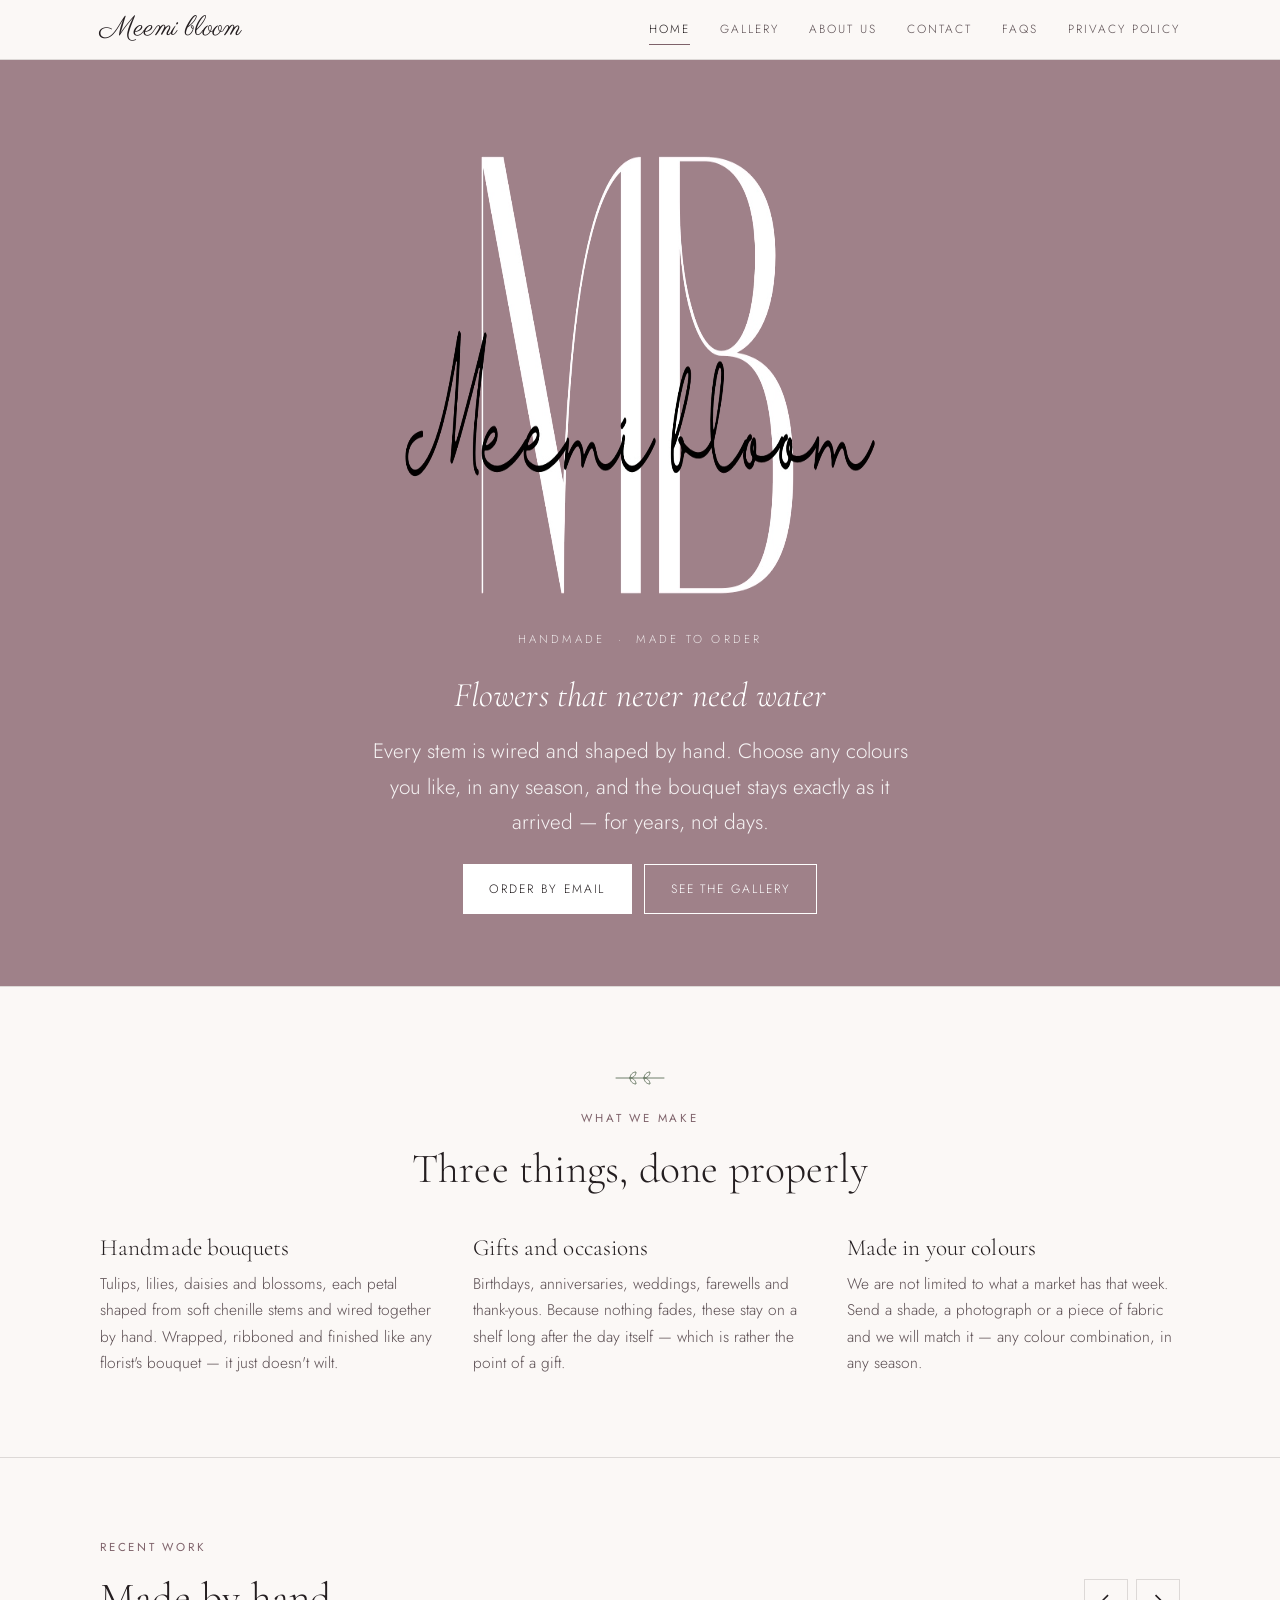
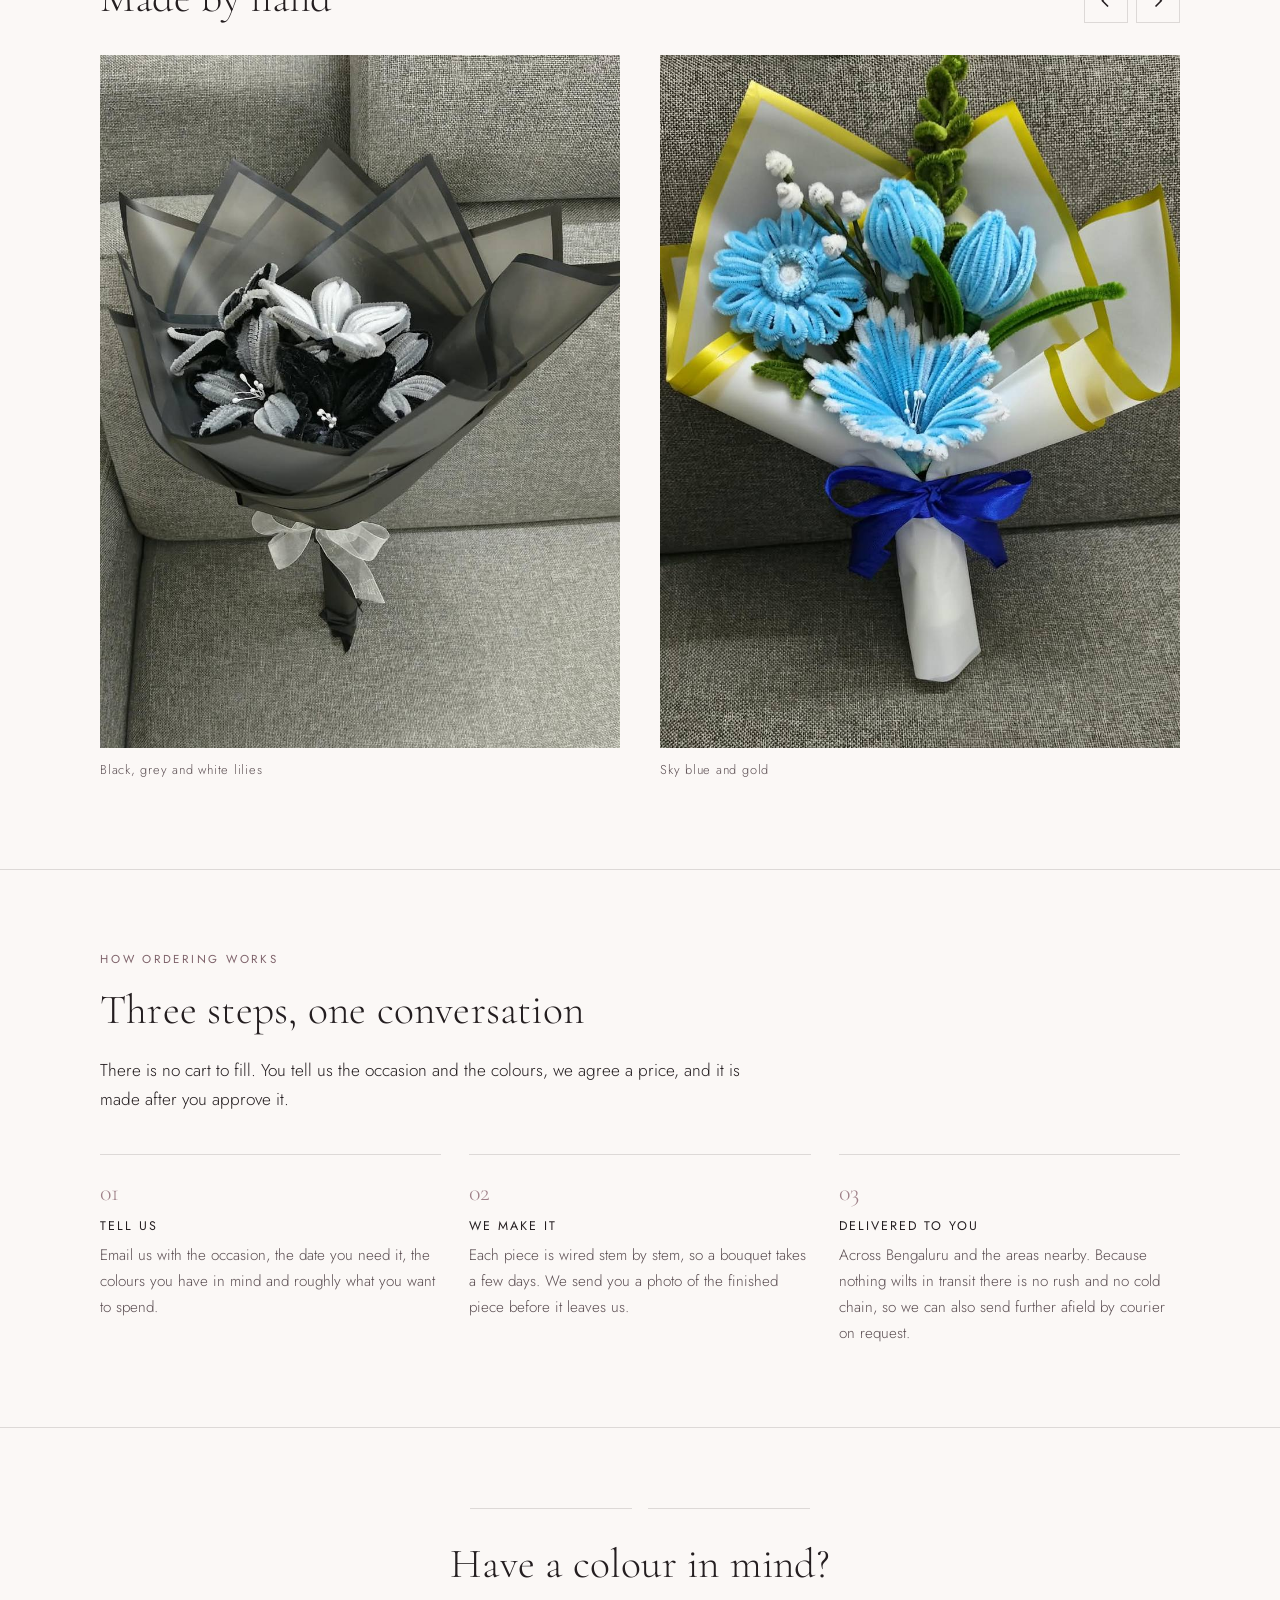
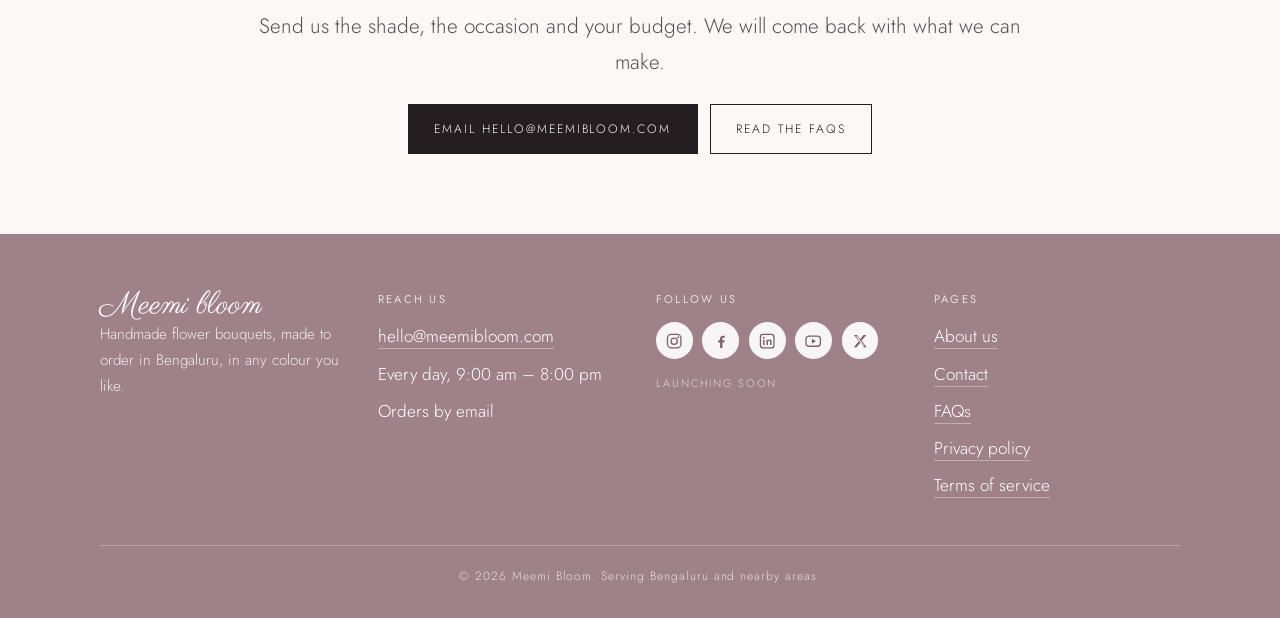
<file: index.html>
<!DOCTYPE html>
<html lang="en">
<head>
<meta charset="utf-8">
<meta name="viewport" content="width=device-width, initial-scale=1">
<title>Meemi Bloom — Handmade Flower Bouquets in Bengaluru</title>
<meta name="description" content="Handmade flower bouquets from Meemi Bloom, Bengaluru. Wired by hand from chenille stems in any colour you choose — they never wilt and last for years. Order by email at hello@meemibloom.com.">
<link rel="canonical" href="https://www.meemibloom.com/">
<meta name="robots" content="index, follow">
<meta property="og:type" content="website">
<meta property="og:site_name" content="Meemi Bloom">
<meta property="og:title" content="Meemi Bloom — Handmade Flower Bouquets in Bengaluru">
<meta property="og:description" content="Handmade flower bouquets from Meemi Bloom, Bengaluru. Wired by hand from chenille stems in any colour you choose — they never wilt and last for years. Order by email at hello@meemibloom.com.">
<meta property="og:url" content="https://www.meemibloom.com/">
<meta property="og:image" content="https://www.meemibloom.com/assets/og-image.jpg">
<meta name="twitter:card" content="summary_large_image">
<meta name="theme-color" content="#9F8189">
<link rel="icon" href="assets/favicon-32.png" sizes="32x32">
<link rel="icon" href="assets/favicon.png" sizes="512x512">
<link rel="apple-touch-icon" href="assets/apple-touch-icon.png">
<link rel="preconnect" href="https://fonts.googleapis.com">
<link rel="preconnect" href="https://fonts.gstatic.com" crossorigin>
<link href="https://fonts.googleapis.com/css2?family=Cormorant+Garamond:ital,wght@0,300;0,400;0,500;1,300&family=Jost:wght@300;400&family=Parisienne&display=swap" rel="stylesheet">
<link rel="stylesheet" href="style.css">
<script>document.documentElement.classList.add('js');</script>
<script src="photos.js"></script>
<script type="application/ld+json">{
  "@context": "https://schema.org",
  "@type": "Store",
  "@id": "https://www.meemibloom.com/#business",
  "name": "Meemi Bloom",
  "description": "Handmade flower bouquets wired by hand from chenille stems. Made to order in any colour, they never wilt and last for years. Based in Bengaluru.",
  "url": "https://www.meemibloom.com/",
  "email": "hello@meemibloom.com",
  "image": "https://www.meemibloom.com/assets/og-image.jpg",
  "logo": "https://www.meemibloom.com/assets/favicon.png",
  "priceRange": "$$",
  "address": {
    "@type": "PostalAddress",
    "addressLocality": "Bengaluru",
    "addressCountry": "IN"
  },
  "areaServed": {
    "@type": "City",
    "name": "Bengaluru"
  },
  "openingHoursSpecification": [
    {
      "@type": "OpeningHoursSpecification",
      "dayOfWeek": [
        "Monday",
        "Tuesday",
        "Wednesday",
        "Thursday",
        "Friday",
        "Saturday",
        "Sunday"
      ],
      "opens": "09:00",
      "closes": "20:00"
    }
  ],
  "makesOffer": [
    {
      "@type": "Offer",
      "itemOffered": {
        "@type": "Product",
        "name": "Handmade flower bouquets"
      }
    },
    {
      "@type": "Offer",
      "itemOffered": {
        "@type": "Product",
        "name": "Keepsake gifts for occasions"
      }
    },
    {
      "@type": "Offer",
      "itemOffered": {
        "@type": "Product",
        "name": "Custom colour bouquets"
      }
    }
  ]
}</script>
</head>
<body>
<header class="site-head">
  <div class="wrap">
    <a class="brand" href="index.html">Meemi bloom</a>
    <nav class="nav" aria-label="Main">
      <a href="index.html" aria-current="page">Home</a>
      <a href="gallery.html">Gallery</a>
      <a href="about.html">About Us</a>
      <a href="contact.html">Contact</a>
      <a href="faqs.html">FAQs</a>
      <a href="privacy.html">Privacy Policy</a>
    </nav>
  </div>
</header>
<main>

<section class="hero">
  <div class="wrap">
    <img src="assets/logo-mark.png" alt="Meemi Bloom" width="1106" height="438" fetchpriority="high">
    <p class="tag">Handmade &nbsp;·&nbsp; Made to order</p>
    <h1>Flowers that never need water</h1>
    <p class="lede">Every stem is wired and shaped by hand. Choose any colours you like, in any season, and the bouquet stays exactly as it arrived — for years, not days.</p>
    <div class="actions">
      <a class="btn btn-solid" href="mailto:hello@meemibloom.com?subject=Handmade%20bouquet%20enquiry">Order by email</a>
      <a class="btn btn-ghost" href="gallery.html">See the gallery</a>
    </div>
  </div>
</section>

<section>
  <div class="wrap center reveal">
    <svg class="sprig" width="56" height="22" viewBox="0 0 56 22" aria-hidden="true" fill="none" stroke="currentColor" stroke-width="1" stroke-linecap="round"><path d="M4 11h48"/><path d="M18 11c0-3.3 2.7-6 6-6 0 3.3-2.7 6-6 6z"/><path d="M18 11c0 3.3 2.7 6 6 6 0-3.3-2.7-6-6-6z"/><path d="M32 11c0-3.3 2.7-6 6-6 0 3.3-2.7 6-6 6z"/><path d="M32 11c0 3.3 2.7 6 6 6 0-3.3-2.7-6-6-6z"/></svg>
    <p class="eyebrow" style="margin-top:1.25rem">What we make</p>
    <h2>Three things, done properly</h2>
    <div class="cards" style="text-align:left">
      <div class="card">
        <h3>Handmade bouquets</h3>
        <p>Tulips, lilies, daisies and blossoms, each petal shaped from soft chenille stems and wired together by hand. Wrapped, ribboned and finished like any florist's bouquet — it just doesn't wilt.</p>
      </div>
      <div class="card">
        <h3>Gifts and occasions</h3>
        <p>Birthdays, anniversaries, weddings, farewells and thank-yous. Because nothing fades, these stay on a shelf long after the day itself — which is rather the point of a gift.</p>
      </div>
      <div class="card">
        <h3>Made in your colours</h3>
        <p>We are not limited to what a market has that week. Send a shade, a photograph or a piece of fabric and we will match it — any colour combination, in any season.</p>
      </div>
    </div>
  </div>
</section>

<section id="work">
  <div class="wrap reveal">
    <div class="section-head">
      <div>
        <p class="eyebrow">Recent work</p>
        <h2>Made by hand</h2>
      </div>
      <div class="carousel-nav">
        <button class="c-btn" type="button" data-carousel="latest" data-dir="-1" aria-label="Show previous photos">
          <svg viewBox="0 0 12 12" fill="none" stroke="currentColor" stroke-width="1.4" aria-hidden="true"><path d="M8 1 3 6l5 5"/></svg>
        </button>
        <button class="c-btn" type="button" data-carousel="latest" data-dir="1" aria-label="Show next photos">
          <svg viewBox="0 0 12 12" fill="none" stroke="currentColor" stroke-width="1.4" aria-hidden="true"><path d="M4 1l5 5-5 5"/></svg>
        </button>
      </div>
    </div>
    <div class="carousel" id="latest" tabindex="0" role="region" aria-label="Photographs of our handmade bouquets">
      <figure class="slide"><img src="assets/photos/bouquet-01.jpg" width="900" height="1200" loading="lazy" alt="Handmade red tulip and amaryllis bouquet in black wrap with a burgundy ribbon"><figcaption>Red tulips and amaryllis</figcaption></figure>
      <figure class="slide"><img src="assets/photos/bouquet-02.jpg" width="900" height="1200" loading="lazy" alt="Handmade pink lily bouquet with curled green stems in black wrap"><figcaption>Pink lilies</figcaption></figure>
      <figure class="slide"><img src="assets/photos/bouquet-03.jpg" width="900" height="1200" loading="lazy" alt="Handmade pink tulip bouquet in pink wrap with a satin bow"><figcaption>Pink tulips</figcaption></figure>
      <figure class="slide"><img src="assets/photos/bouquet-04.jpg" width="900" height="1200" loading="lazy" alt="Handmade rust and cream bouquet of lilies, tulips and daisies in ivory wrap"><figcaption>Rust and cream</figcaption></figure>
      <figure class="slide"><img src="assets/photos/bouquet-05.jpg" width="900" height="1200" loading="lazy" alt="Handmade teal and white bouquet with pearl detailing and a blue ribbon"><figcaption>Teal and white</figcaption></figure>
    </div>
  </div>
</section>

<section>
  <div class="wrap reveal">
    <p class="eyebrow">How ordering works</p>
    <h2>Three steps, one conversation</h2>
    <p>There is no cart to fill. You tell us the occasion and the colours, we agree a price, and it is made after you approve it.</p>
    <ol class="steps">
      <li>
        <h3>Tell us</h3>
        <p>Email us with the occasion, the date you need it, the colours you have in mind and roughly what you want to spend.</p>
      </li>
      <li>
        <h3>We make it</h3>
        <p>Each piece is wired stem by stem, so a bouquet takes a few days. We send you a photo of the finished piece before it leaves us.</p>
      </li>
      <li>
        <h3>Delivered to you</h3>
        <p>Across Bengaluru and the areas nearby. Because nothing wilts in transit there is no rush and no cold chain, so we can also send further afield by courier on request.</p>
      </li>
    </ol>
  </div>
</section>

<section>
  <div class="wrap center reveal">
    <div class="rule"></div>
    <h2>Have a colour in mind?</h2>
    <p class="lede">Send us the shade, the occasion and your budget. We will come back with what we can make.</p>
    <div class="actions">
      <a class="btn btn-solid" href="mailto:hello@meemibloom.com?subject=Handmade%20bouquet%20enquiry">Email hello@meemibloom.com</a>
      <a class="btn btn-ghost" href="faqs.html">Read the FAQs</a>
    </div>
  </div>
</section>
</main>
<footer class="site-foot">
  <div class="wrap">
    <div>
      <a class="brand" href="index.html">Meemi bloom</a>
      <p>Handmade flower bouquets, made to order in Bengaluru, in any colour you like.</p>
    </div>
    <div>
      <h4>Reach us</h4>
      <ul>
        <li><a href="mailto:hello@meemibloom.com">hello@meemibloom.com</a></li>
        <li>Every day, 9:00 am – 8:00 pm</li>
        <li>Orders by email</li>
      </ul>
    </div>
    <div>
      <h4>Follow us</h4>
      <ul class="social" aria-label="Social media, launching soon">
        <li class="soc" title="Instagram">
          <svg viewBox="0 0 24 24" aria-hidden="true"><rect x="3.2" y="3.2" width="17.6" height="17.6" rx="5" fill="none" stroke="currentColor" stroke-width="1.7"/><circle cx="12" cy="12" r="4.1" fill="none" stroke="currentColor" stroke-width="1.7"/><circle cx="17.2" cy="6.9" r="1.25" fill="currentColor"/></svg>
          <span class="sr">Instagram</span>
        </li>
        <li class="soc" title="Facebook">
          <svg viewBox="0 0 24 24" aria-hidden="true"><path fill="currentColor" d="M13.6 21v-7.4h2.5l.4-2.9h-2.9V8.9c0-.85.24-1.42 1.45-1.42h1.55V4.88A20 20 0 0 0 14.3 4.8c-2.24 0-3.77 1.37-3.77 3.88v2.02H8v2.9h2.53V21h3.07z"/></svg>
          <span class="sr">Facebook</span>
        </li>
        <li class="soc" title="LinkedIn">
          <svg viewBox="0 0 24 24" aria-hidden="true"><rect x="3.2" y="3.2" width="17.6" height="17.6" rx="3.2" fill="none" stroke="currentColor" stroke-width="1.7"/><rect x="6.6" y="10" width="2" height="7" fill="currentColor"/><circle cx="7.6" cy="7.5" r="1.2" fill="currentColor"/><path fill="currentColor" d="M11 17v-7h1.9v1c.45-.66 1.2-1.15 2.25-1.15 1.75 0 2.65 1.1 2.65 3.05V17h-2v-3.6c0-1-.4-1.6-1.3-1.6s-1.5.62-1.5 1.7V17H11z"/></svg>
          <span class="sr">LinkedIn</span>
        </li>
        <li class="soc" title="YouTube">
          <svg viewBox="0 0 24 24" aria-hidden="true"><rect x="2.6" y="5.4" width="18.8" height="13.2" rx="4" fill="none" stroke="currentColor" stroke-width="1.7"/><path fill="currentColor" d="M10.3 8.9l5.4 3.1-5.4 3.1z"/></svg>
          <span class="sr">YouTube</span>
        </li>
        <li class="soc" title="X">
          <svg viewBox="0 0 24 24" aria-hidden="true"><path fill="currentColor" d="M4 4h3.9l4.02 5.44L16.5 4H20l-6.3 7.5L20.4 20h-3.9l-4.35-5.88L7.2 20H3.7l6.6-7.86L4 4zm2.6 1.5l9.1 13h1.7l-9.1-13H6.6z"/></svg>
          <span class="sr">X</span>
        </li>
      </ul>
      <p class="soon">Launching soon</p>
    </div>
    <div>
      <h4>Pages</h4>
      <ul>
        <li><a href="about.html">About us</a></li>
        <li><a href="contact.html">Contact</a></li>
        <li><a href="faqs.html">FAQs</a></li>
        <li><a href="privacy.html">Privacy policy</a></li>
        <li><a href="terms.html">Terms of service</a></li>
      </ul>
    </div>
  </div>
  <div class="wrap colophon">© <span id="yr">2026</span> Meemi Bloom. Serving Bengaluru and nearby areas.</div>
</footer>
<script>
document.getElementById('yr').textContent = new Date().getFullYear();
(function(){
  var els = Array.prototype.slice.call(document.querySelectorAll('.reveal'));
  function showAll(){ for (var i=0;i<els.length;i++) els[i].classList.add('in'); }
  try {
    var reduce = window.matchMedia && window.matchMedia('(prefers-reduced-motion: reduce)').matches;
    if (!('IntersectionObserver' in window) || reduce) { showAll(); return; }
    var io = new IntersectionObserver(function(entries){
      for (var i=0;i<entries.length;i++) {
        if (entries[i].isIntersecting) { entries[i].target.classList.add('in'); io.unobserve(entries[i].target); }
      }
    }, { rootMargin: '0px 0px -8% 0px' });
    for (var j=0;j<els.length;j++) io.observe(els[j]);
  } catch (e) { showAll(); }
})();
(function(){
  var track = document.getElementById('latest');
  var list = window.MEEMI_PHOTOS;
  if (track && list && list.length) {
    var html = '';
    for (var i = 0; i < Math.min(6, list.length); i++) {
      html += '<figure class="slide"><img src="' + list[i].src + '" width="900" height="1200" loading="lazy" alt="Handmade bouquet — ' + list[i].title + '"><figcaption>' + list[i].title + '</figcaption></figure>';
    }
    track.innerHTML = html;
  }
})();
(function(){
  Array.prototype.slice.call(document.querySelectorAll('.c-btn')).forEach(function(btn){
    btn.addEventListener('click', function(){
      var track = document.getElementById(btn.getAttribute('data-carousel'));
      if (!track) return;
      var dir = parseInt(btn.getAttribute('data-dir'), 10);
      var slide = track.querySelector('.slide'); if (!slide) return;
      var gap = parseFloat(getComputedStyle(track).columnGap || getComputedStyle(track).gap) || 0;
      var step = slide.getBoundingClientRect().width + gap;
      var max = track.scrollWidth - track.clientWidth;
      if (dir > 0 && track.scrollLeft >= max - 4) { track.scrollLeft = 0; return; }
      if (dir < 0 && track.scrollLeft <= 4) { track.scrollLeft = max; return; }
      track.scrollLeft = track.scrollLeft + dir * step;
    });
  });
})();
</script>
</body>
</html>
</file>
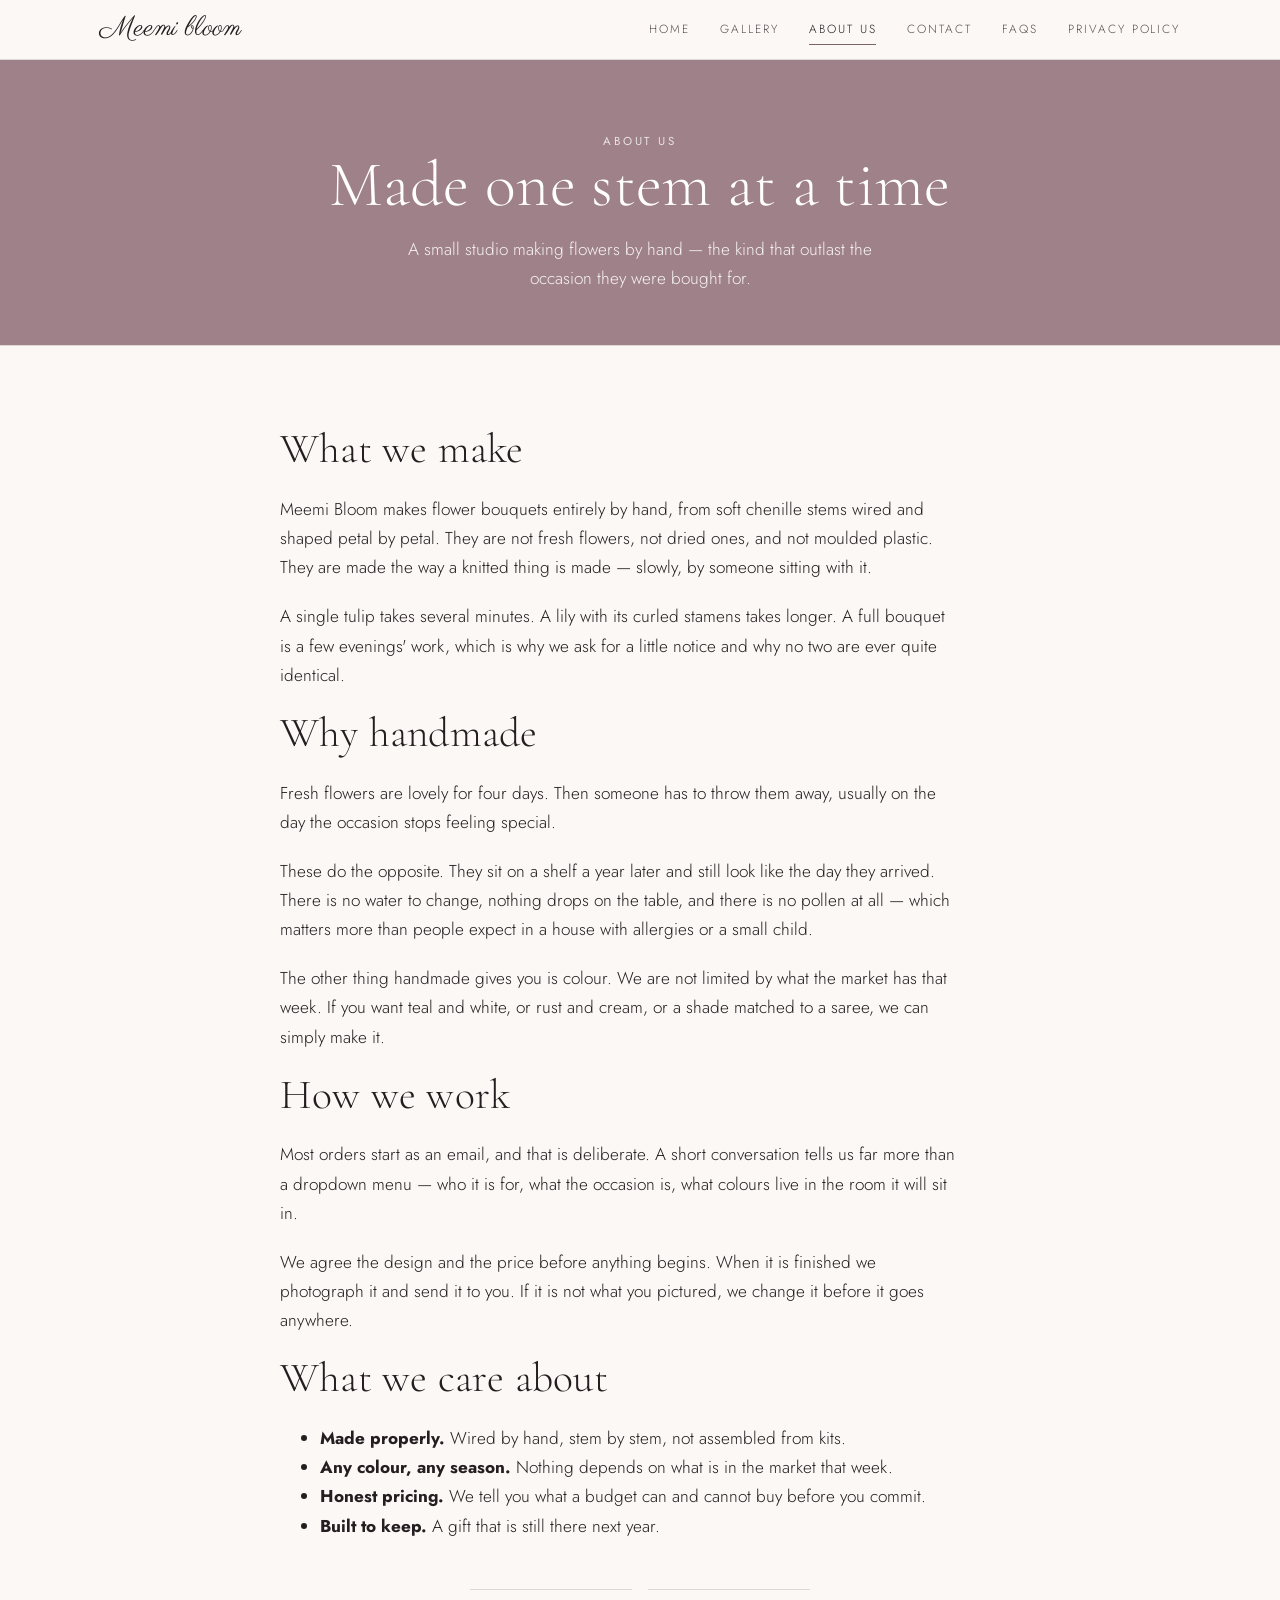
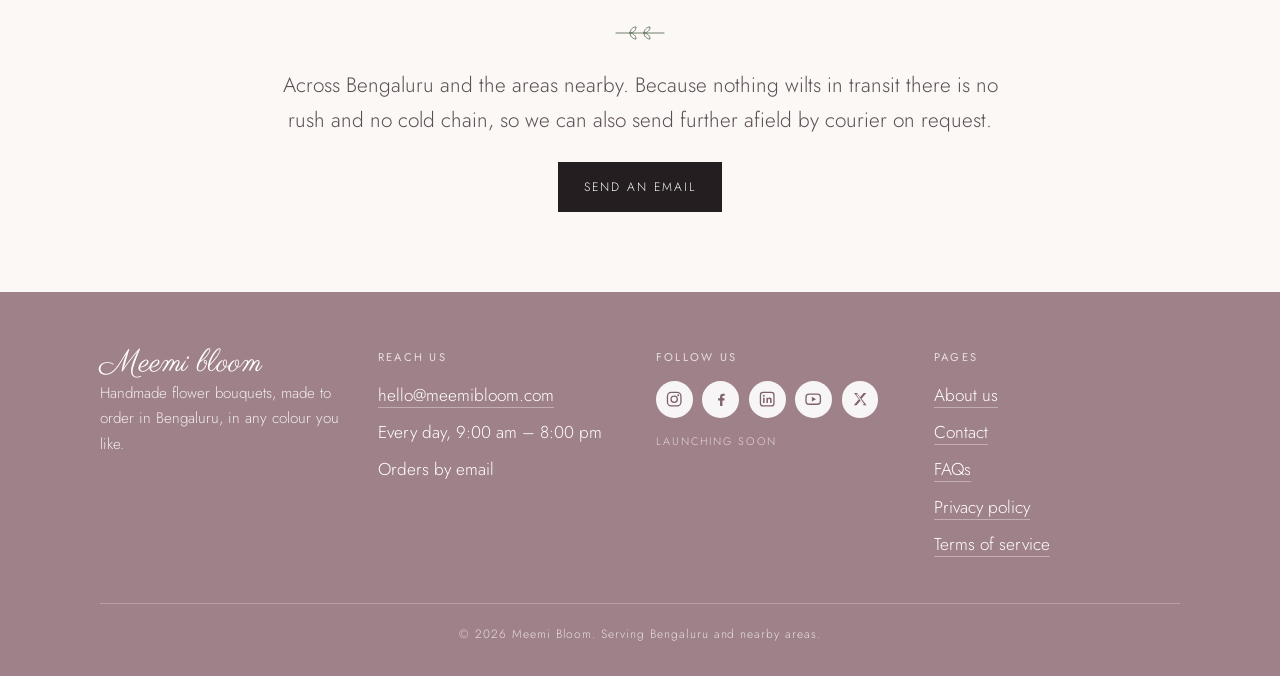
<file: about.html>
<!DOCTYPE html>
<html lang="en">
<head>
<meta charset="utf-8">
<meta name="viewport" content="width=device-width, initial-scale=1">
<title>About Us — Meemi Bloom</title>
<meta name="description" content="Meemi Bloom is a small handmade flower studio in Bengaluru. Every bouquet is wired stem by stem from chenille, in whatever colours you ask for.">
<link rel="canonical" href="https://www.meemibloom.com/about.html">
<meta name="robots" content="index, follow">
<meta property="og:type" content="website">
<meta property="og:site_name" content="Meemi Bloom">
<meta property="og:title" content="About Us — Meemi Bloom">
<meta property="og:description" content="Meemi Bloom is a small handmade flower studio in Bengaluru. Every bouquet is wired stem by stem from chenille, in whatever colours you ask for.">
<meta property="og:url" content="https://www.meemibloom.com/about.html">
<meta property="og:image" content="https://www.meemibloom.com/assets/og-image.jpg">
<meta name="twitter:card" content="summary_large_image">
<meta name="theme-color" content="#9F8189">
<link rel="icon" href="assets/favicon-32.png" sizes="32x32">
<link rel="icon" href="assets/favicon.png" sizes="512x512">
<link rel="apple-touch-icon" href="assets/apple-touch-icon.png">
<link rel="preconnect" href="https://fonts.googleapis.com">
<link rel="preconnect" href="https://fonts.gstatic.com" crossorigin>
<link href="https://fonts.googleapis.com/css2?family=Cormorant+Garamond:ital,wght@0,300;0,400;0,500;1,300&family=Jost:wght@300;400&family=Parisienne&display=swap" rel="stylesheet">
<link rel="stylesheet" href="style.css">
<script>document.documentElement.classList.add('js');</script>
<script src="photos.js"></script>
<script type="application/ld+json">{
  "@context": "https://schema.org",
  "@type": "Store",
  "@id": "https://www.meemibloom.com/#business",
  "name": "Meemi Bloom",
  "description": "Handmade flower bouquets wired by hand from chenille stems. Made to order in any colour, they never wilt and last for years. Based in Bengaluru.",
  "url": "https://www.meemibloom.com/",
  "email": "hello@meemibloom.com",
  "image": "https://www.meemibloom.com/assets/og-image.jpg",
  "logo": "https://www.meemibloom.com/assets/favicon.png",
  "priceRange": "$$",
  "address": {
    "@type": "PostalAddress",
    "addressLocality": "Bengaluru",
    "addressCountry": "IN"
  },
  "areaServed": {
    "@type": "City",
    "name": "Bengaluru"
  },
  "openingHoursSpecification": [
    {
      "@type": "OpeningHoursSpecification",
      "dayOfWeek": [
        "Monday",
        "Tuesday",
        "Wednesday",
        "Thursday",
        "Friday",
        "Saturday",
        "Sunday"
      ],
      "opens": "09:00",
      "closes": "20:00"
    }
  ],
  "makesOffer": [
    {
      "@type": "Offer",
      "itemOffered": {
        "@type": "Product",
        "name": "Handmade flower bouquets"
      }
    },
    {
      "@type": "Offer",
      "itemOffered": {
        "@type": "Product",
        "name": "Keepsake gifts for occasions"
      }
    },
    {
      "@type": "Offer",
      "itemOffered": {
        "@type": "Product",
        "name": "Custom colour bouquets"
      }
    }
  ]
}</script>
</head>
<body>
<header class="site-head">
  <div class="wrap">
    <a class="brand" href="index.html">Meemi bloom</a>
    <nav class="nav" aria-label="Main">
      <a href="index.html">Home</a>
      <a href="gallery.html">Gallery</a>
      <a href="about.html" aria-current="page">About Us</a>
      <a href="contact.html">Contact</a>
      <a href="faqs.html">FAQs</a>
      <a href="privacy.html">Privacy Policy</a>
    </nav>
  </div>
</header>
<main>
<section class="page-head">
  <div class="wrap">
    <p class="eyebrow">About us</p>
    <h1>Made one stem at a time</h1>
    <p>A small studio making flowers by hand — the kind that outlast the occasion they were bought for.</p>
  </div>
</section>

<section>
  <div class="narrow reveal">
    <h2>What we make</h2>
    <p>Meemi Bloom makes flower bouquets entirely by hand, from soft chenille stems wired and shaped petal by petal. They are not fresh flowers, not dried ones, and not moulded plastic. They are made the way a knitted thing is made — slowly, by someone sitting with it.</p>
    <p>A single tulip takes several minutes. A lily with its curled stamens takes longer. A full bouquet is a few evenings' work, which is why we ask for a little notice and why no two are ever quite identical.</p>

    <h2>Why handmade</h2>
    <p>Fresh flowers are lovely for four days. Then someone has to throw them away, usually on the day the occasion stops feeling special.</p>
    <p>These do the opposite. They sit on a shelf a year later and still look like the day they arrived. There is no water to change, nothing drops on the table, and there is no pollen at all — which matters more than people expect in a house with allergies or a small child.</p>
    <p>The other thing handmade gives you is colour. We are not limited by what the market has that week. If you want teal and white, or rust and cream, or a shade matched to a saree, we can simply make it.</p>

    <h2>How we work</h2>
    <p>Most orders start as an email, and that is deliberate. A short conversation tells us far more than a dropdown menu — who it is for, what the occasion is, what colours live in the room it will sit in.</p>
    <p>We agree the design and the price before anything begins. When it is finished we photograph it and send it to you. If it is not what you pictured, we change it before it goes anywhere.</p>

    <h2>What we care about</h2>
    <ul>
      <li><strong>Made properly.</strong> Wired by hand, stem by stem, not assembled from kits.</li>
      <li><strong>Any colour, any season.</strong> Nothing depends on what is in the market that week.</li>
      <li><strong>Honest pricing.</strong> We tell you what a budget can and cannot buy before you commit.</li>
      <li><strong>Built to keep.</strong> A gift that is still there next year.</li>
    </ul>

    <div class="rule" style="margin-top:3rem"></div>
    <div class="center">
      <svg class="sprig" width="56" height="22" viewBox="0 0 56 22" aria-hidden="true" fill="none" stroke="currentColor" stroke-width="1" stroke-linecap="round"><path d="M4 11h48"/><path d="M18 11c0-3.3 2.7-6 6-6 0 3.3-2.7 6-6 6z"/><path d="M18 11c0 3.3 2.7 6 6 6 0-3.3-2.7-6-6-6z"/><path d="M32 11c0-3.3 2.7-6 6-6 0 3.3-2.7 6-6 6z"/><path d="M32 11c0 3.3 2.7 6 6 6 0-3.3-2.7-6-6-6z"/></svg>
      <p class="lede" style="margin-top:1.5rem">Across Bengaluru and the areas nearby. Because nothing wilts in transit there is no rush and no cold chain, so we can also send further afield by courier on request.</p>
      <div class="actions">
        <a class="btn btn-solid" href="mailto:hello@meemibloom.com?subject=Handmade%20bouquet%20enquiry">Send an email</a>
      </div>
    </div>
  </div>
</section>
</main>
<footer class="site-foot">
  <div class="wrap">
    <div>
      <a class="brand" href="index.html">Meemi bloom</a>
      <p>Handmade flower bouquets, made to order in Bengaluru, in any colour you like.</p>
    </div>
    <div>
      <h4>Reach us</h4>
      <ul>
        <li><a href="mailto:hello@meemibloom.com">hello@meemibloom.com</a></li>
        <li>Every day, 9:00 am – 8:00 pm</li>
        <li>Orders by email</li>
      </ul>
    </div>
    <div>
      <h4>Follow us</h4>
      <ul class="social" aria-label="Social media, launching soon">
        <li class="soc" title="Instagram">
          <svg viewBox="0 0 24 24" aria-hidden="true"><rect x="3.2" y="3.2" width="17.6" height="17.6" rx="5" fill="none" stroke="currentColor" stroke-width="1.7"/><circle cx="12" cy="12" r="4.1" fill="none" stroke="currentColor" stroke-width="1.7"/><circle cx="17.2" cy="6.9" r="1.25" fill="currentColor"/></svg>
          <span class="sr">Instagram</span>
        </li>
        <li class="soc" title="Facebook">
          <svg viewBox="0 0 24 24" aria-hidden="true"><path fill="currentColor" d="M13.6 21v-7.4h2.5l.4-2.9h-2.9V8.9c0-.85.24-1.42 1.45-1.42h1.55V4.88A20 20 0 0 0 14.3 4.8c-2.24 0-3.77 1.37-3.77 3.88v2.02H8v2.9h2.53V21h3.07z"/></svg>
          <span class="sr">Facebook</span>
        </li>
        <li class="soc" title="LinkedIn">
          <svg viewBox="0 0 24 24" aria-hidden="true"><rect x="3.2" y="3.2" width="17.6" height="17.6" rx="3.2" fill="none" stroke="currentColor" stroke-width="1.7"/><rect x="6.6" y="10" width="2" height="7" fill="currentColor"/><circle cx="7.6" cy="7.5" r="1.2" fill="currentColor"/><path fill="currentColor" d="M11 17v-7h1.9v1c.45-.66 1.2-1.15 2.25-1.15 1.75 0 2.65 1.1 2.65 3.05V17h-2v-3.6c0-1-.4-1.6-1.3-1.6s-1.5.62-1.5 1.7V17H11z"/></svg>
          <span class="sr">LinkedIn</span>
        </li>
        <li class="soc" title="YouTube">
          <svg viewBox="0 0 24 24" aria-hidden="true"><rect x="2.6" y="5.4" width="18.8" height="13.2" rx="4" fill="none" stroke="currentColor" stroke-width="1.7"/><path fill="currentColor" d="M10.3 8.9l5.4 3.1-5.4 3.1z"/></svg>
          <span class="sr">YouTube</span>
        </li>
        <li class="soc" title="X">
          <svg viewBox="0 0 24 24" aria-hidden="true"><path fill="currentColor" d="M4 4h3.9l4.02 5.44L16.5 4H20l-6.3 7.5L20.4 20h-3.9l-4.35-5.88L7.2 20H3.7l6.6-7.86L4 4zm2.6 1.5l9.1 13h1.7l-9.1-13H6.6z"/></svg>
          <span class="sr">X</span>
        </li>
      </ul>
      <p class="soon">Launching soon</p>
    </div>
    <div>
      <h4>Pages</h4>
      <ul>
        <li><a href="about.html">About us</a></li>
        <li><a href="contact.html">Contact</a></li>
        <li><a href="faqs.html">FAQs</a></li>
        <li><a href="privacy.html">Privacy policy</a></li>
        <li><a href="terms.html">Terms of service</a></li>
      </ul>
    </div>
  </div>
  <div class="wrap colophon">© <span id="yr">2026</span> Meemi Bloom. Serving Bengaluru and nearby areas.</div>
</footer>
<script>
document.getElementById('yr').textContent = new Date().getFullYear();
(function(){
  var els = Array.prototype.slice.call(document.querySelectorAll('.reveal'));
  function showAll(){ for (var i=0;i<els.length;i++) els[i].classList.add('in'); }
  try {
    var reduce = window.matchMedia && window.matchMedia('(prefers-reduced-motion: reduce)').matches;
    if (!('IntersectionObserver' in window) || reduce) { showAll(); return; }
    var io = new IntersectionObserver(function(entries){
      for (var i=0;i<entries.length;i++) {
        if (entries[i].isIntersecting) { entries[i].target.classList.add('in'); io.unobserve(entries[i].target); }
      }
    }, { rootMargin: '0px 0px -8% 0px' });
    for (var j=0;j<els.length;j++) io.observe(els[j]);
  } catch (e) { showAll(); }
})();
(function(){
  var track = document.getElementById('latest');
  var list = window.MEEMI_PHOTOS;
  if (track && list && list.length) {
    var html = '';
    for (var i = 0; i < Math.min(6, list.length); i++) {
      html += '<figure class="slide"><img src="' + list[i].src + '" width="900" height="1200" loading="lazy" alt="Handmade bouquet — ' + list[i].title + '"><figcaption>' + list[i].title + '</figcaption></figure>';
    }
    track.innerHTML = html;
  }
})();
(function(){
  Array.prototype.slice.call(document.querySelectorAll('.c-btn')).forEach(function(btn){
    btn.addEventListener('click', function(){
      var track = document.getElementById(btn.getAttribute('data-carousel'));
      if (!track) return;
      var dir = parseInt(btn.getAttribute('data-dir'), 10);
      var slide = track.querySelector('.slide'); if (!slide) return;
      var gap = parseFloat(getComputedStyle(track).columnGap || getComputedStyle(track).gap) || 0;
      var step = slide.getBoundingClientRect().width + gap;
      var max = track.scrollWidth - track.clientWidth;
      if (dir > 0 && track.scrollLeft >= max - 4) { track.scrollLeft = 0; return; }
      if (dir < 0 && track.scrollLeft <= 4) { track.scrollLeft = max; return; }
      track.scrollLeft = track.scrollLeft + dir * step;
    });
  });
})();
</script>
</body>
</html>
</file>
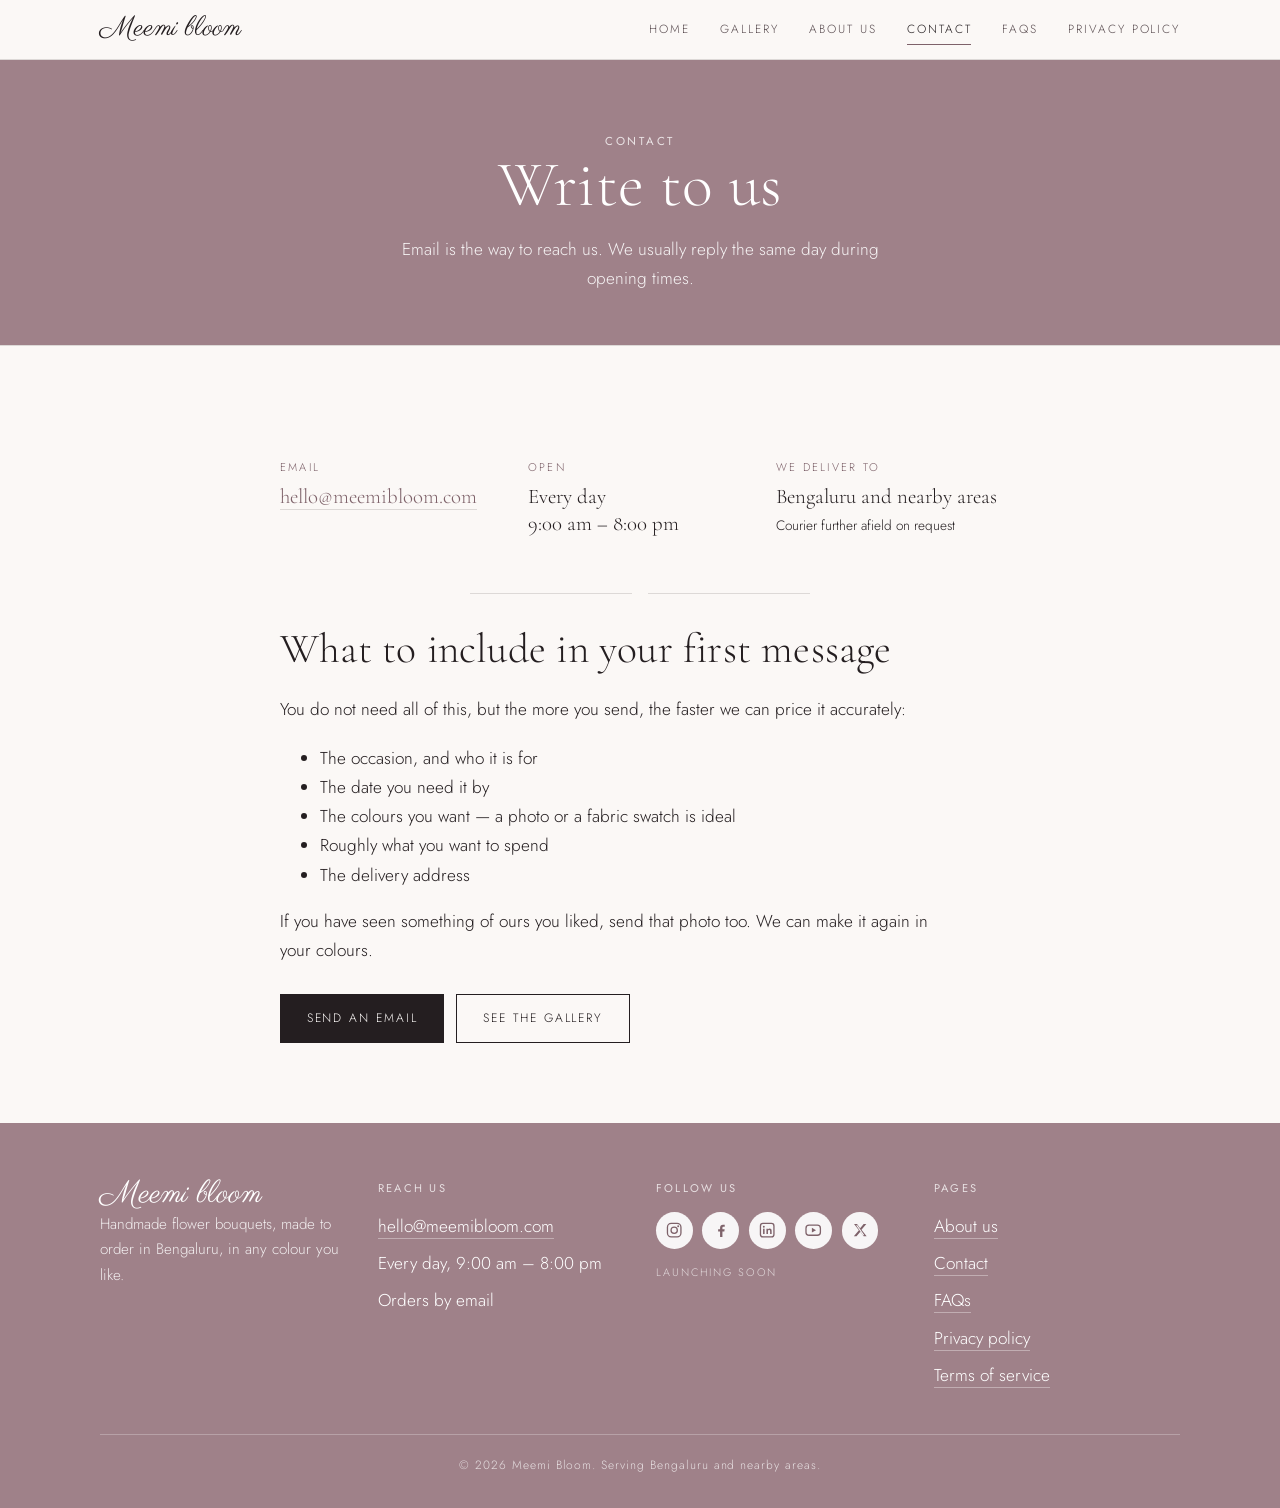
<file: contact.html>
<!DOCTYPE html>
<html lang="en">
<head>
<meta charset="utf-8">
<meta name="viewport" content="width=device-width, initial-scale=1">
<title>Contact — Meemi Bloom</title>
<meta name="description" content="Order handmade flowers from Meemi Bloom. Email hello@meemibloom.com. Open every day, 9:00 am to 8:00 pm.">
<link rel="canonical" href="https://www.meemibloom.com/contact.html">
<meta name="robots" content="index, follow">
<meta property="og:type" content="website">
<meta property="og:site_name" content="Meemi Bloom">
<meta property="og:title" content="Contact — Meemi Bloom">
<meta property="og:description" content="Order handmade flowers from Meemi Bloom. Email hello@meemibloom.com. Open every day, 9:00 am to 8:00 pm.">
<meta property="og:url" content="https://www.meemibloom.com/contact.html">
<meta property="og:image" content="https://www.meemibloom.com/assets/og-image.jpg">
<meta name="twitter:card" content="summary_large_image">
<meta name="theme-color" content="#9F8189">
<link rel="icon" href="assets/favicon-32.png" sizes="32x32">
<link rel="icon" href="assets/favicon.png" sizes="512x512">
<link rel="apple-touch-icon" href="assets/apple-touch-icon.png">
<link rel="preconnect" href="https://fonts.googleapis.com">
<link rel="preconnect" href="https://fonts.gstatic.com" crossorigin>
<link href="https://fonts.googleapis.com/css2?family=Cormorant+Garamond:ital,wght@0,300;0,400;0,500;1,300&family=Jost:wght@300;400&family=Parisienne&display=swap" rel="stylesheet">
<link rel="stylesheet" href="style.css">
<script>document.documentElement.classList.add('js');</script>
<script src="photos.js"></script>
<script type="application/ld+json">{
  "@context": "https://schema.org",
  "@type": "Store",
  "@id": "https://www.meemibloom.com/#business",
  "name": "Meemi Bloom",
  "description": "Handmade flower bouquets wired by hand from chenille stems. Made to order in any colour, they never wilt and last for years. Based in Bengaluru.",
  "url": "https://www.meemibloom.com/",
  "email": "hello@meemibloom.com",
  "image": "https://www.meemibloom.com/assets/og-image.jpg",
  "logo": "https://www.meemibloom.com/assets/favicon.png",
  "priceRange": "$$",
  "address": {
    "@type": "PostalAddress",
    "addressLocality": "Bengaluru",
    "addressCountry": "IN"
  },
  "areaServed": {
    "@type": "City",
    "name": "Bengaluru"
  },
  "openingHoursSpecification": [
    {
      "@type": "OpeningHoursSpecification",
      "dayOfWeek": [
        "Monday",
        "Tuesday",
        "Wednesday",
        "Thursday",
        "Friday",
        "Saturday",
        "Sunday"
      ],
      "opens": "09:00",
      "closes": "20:00"
    }
  ],
  "makesOffer": [
    {
      "@type": "Offer",
      "itemOffered": {
        "@type": "Product",
        "name": "Handmade flower bouquets"
      }
    },
    {
      "@type": "Offer",
      "itemOffered": {
        "@type": "Product",
        "name": "Keepsake gifts for occasions"
      }
    },
    {
      "@type": "Offer",
      "itemOffered": {
        "@type": "Product",
        "name": "Custom colour bouquets"
      }
    }
  ]
}</script>
</head>
<body>
<header class="site-head">
  <div class="wrap">
    <a class="brand" href="index.html">Meemi bloom</a>
    <nav class="nav" aria-label="Main">
      <a href="index.html">Home</a>
      <a href="gallery.html">Gallery</a>
      <a href="about.html">About Us</a>
      <a href="contact.html" aria-current="page">Contact</a>
      <a href="faqs.html">FAQs</a>
      <a href="privacy.html">Privacy Policy</a>
    </nav>
  </div>
</header>
<main>
<section class="page-head">
  <div class="wrap">
    <p class="eyebrow">Contact</p>
    <h1>Write to us</h1>
    <p>Email is the way to reach us. We usually reply the same day during opening times.</p>
  </div>
</section>

<section>
  <div class="narrow reveal">
    <dl class="contact-list">
      <div>
        <dt class="label">Email</dt>
        <dd class="value" style="margin:0"><a href="mailto:hello@meemibloom.com">hello@meemibloom.com</a></dd>
      </div>
      <div>
        <dt class="label">Open</dt>
        <dd class="value" style="margin:0">Every day<br>9:00 am – 8:00 pm</dd>
      </div>
      <div>
        <dt class="label">We deliver to</dt>
        <dd class="value" style="margin:0">Bengaluru and nearby areas<br><span style="font-family:var(--body);font-size:.85rem">Courier further afield on request</span></dd>
      </div>
    </dl>

    <div class="rule" style="margin-top:3.5rem"></div>

    <h2>What to include in your first message</h2>
    <p>You do not need all of this, but the more you send, the faster we can price it accurately:</p>
    <ul>
      <li>The occasion, and who it is for</li>
      <li>The date you need it by</li>
      <li>The colours you want — a photo or a fabric swatch is ideal</li>
      <li>Roughly what you want to spend</li>
      <li>The delivery address</li>
    </ul>
    <p>If you have seen something of ours you liked, send that photo too. We can make it again in your colours.</p>
    <div class="actions" style="justify-content:flex-start;margin-top:1.75rem">
      <a class="btn btn-solid" href="mailto:hello@meemibloom.com?subject=Handmade%20bouquet%20enquiry">Send an email</a>
      <a class="btn btn-ghost" href="gallery.html">See the gallery</a>
    </div>
  </div>
</section>
</main>
<footer class="site-foot">
  <div class="wrap">
    <div>
      <a class="brand" href="index.html">Meemi bloom</a>
      <p>Handmade flower bouquets, made to order in Bengaluru, in any colour you like.</p>
    </div>
    <div>
      <h4>Reach us</h4>
      <ul>
        <li><a href="mailto:hello@meemibloom.com">hello@meemibloom.com</a></li>
        <li>Every day, 9:00 am – 8:00 pm</li>
        <li>Orders by email</li>
      </ul>
    </div>
    <div>
      <h4>Follow us</h4>
      <ul class="social" aria-label="Social media, launching soon">
        <li class="soc" title="Instagram">
          <svg viewBox="0 0 24 24" aria-hidden="true"><rect x="3.2" y="3.2" width="17.6" height="17.6" rx="5" fill="none" stroke="currentColor" stroke-width="1.7"/><circle cx="12" cy="12" r="4.1" fill="none" stroke="currentColor" stroke-width="1.7"/><circle cx="17.2" cy="6.9" r="1.25" fill="currentColor"/></svg>
          <span class="sr">Instagram</span>
        </li>
        <li class="soc" title="Facebook">
          <svg viewBox="0 0 24 24" aria-hidden="true"><path fill="currentColor" d="M13.6 21v-7.4h2.5l.4-2.9h-2.9V8.9c0-.85.24-1.42 1.45-1.42h1.55V4.88A20 20 0 0 0 14.3 4.8c-2.24 0-3.77 1.37-3.77 3.88v2.02H8v2.9h2.53V21h3.07z"/></svg>
          <span class="sr">Facebook</span>
        </li>
        <li class="soc" title="LinkedIn">
          <svg viewBox="0 0 24 24" aria-hidden="true"><rect x="3.2" y="3.2" width="17.6" height="17.6" rx="3.2" fill="none" stroke="currentColor" stroke-width="1.7"/><rect x="6.6" y="10" width="2" height="7" fill="currentColor"/><circle cx="7.6" cy="7.5" r="1.2" fill="currentColor"/><path fill="currentColor" d="M11 17v-7h1.9v1c.45-.66 1.2-1.15 2.25-1.15 1.75 0 2.65 1.1 2.65 3.05V17h-2v-3.6c0-1-.4-1.6-1.3-1.6s-1.5.62-1.5 1.7V17H11z"/></svg>
          <span class="sr">LinkedIn</span>
        </li>
        <li class="soc" title="YouTube">
          <svg viewBox="0 0 24 24" aria-hidden="true"><rect x="2.6" y="5.4" width="18.8" height="13.2" rx="4" fill="none" stroke="currentColor" stroke-width="1.7"/><path fill="currentColor" d="M10.3 8.9l5.4 3.1-5.4 3.1z"/></svg>
          <span class="sr">YouTube</span>
        </li>
        <li class="soc" title="X">
          <svg viewBox="0 0 24 24" aria-hidden="true"><path fill="currentColor" d="M4 4h3.9l4.02 5.44L16.5 4H20l-6.3 7.5L20.4 20h-3.9l-4.35-5.88L7.2 20H3.7l6.6-7.86L4 4zm2.6 1.5l9.1 13h1.7l-9.1-13H6.6z"/></svg>
          <span class="sr">X</span>
        </li>
      </ul>
      <p class="soon">Launching soon</p>
    </div>
    <div>
      <h4>Pages</h4>
      <ul>
        <li><a href="about.html">About us</a></li>
        <li><a href="contact.html">Contact</a></li>
        <li><a href="faqs.html">FAQs</a></li>
        <li><a href="privacy.html">Privacy policy</a></li>
        <li><a href="terms.html">Terms of service</a></li>
      </ul>
    </div>
  </div>
  <div class="wrap colophon">© <span id="yr">2026</span> Meemi Bloom. Serving Bengaluru and nearby areas.</div>
</footer>
<script>
document.getElementById('yr').textContent = new Date().getFullYear();
(function(){
  var els = Array.prototype.slice.call(document.querySelectorAll('.reveal'));
  function showAll(){ for (var i=0;i<els.length;i++) els[i].classList.add('in'); }
  try {
    var reduce = window.matchMedia && window.matchMedia('(prefers-reduced-motion: reduce)').matches;
    if (!('IntersectionObserver' in window) || reduce) { showAll(); return; }
    var io = new IntersectionObserver(function(entries){
      for (var i=0;i<entries.length;i++) {
        if (entries[i].isIntersecting) { entries[i].target.classList.add('in'); io.unobserve(entries[i].target); }
      }
    }, { rootMargin: '0px 0px -8% 0px' });
    for (var j=0;j<els.length;j++) io.observe(els[j]);
  } catch (e) { showAll(); }
})();
(function(){
  var track = document.getElementById('latest');
  var list = window.MEEMI_PHOTOS;
  if (track && list && list.length) {
    var html = '';
    for (var i = 0; i < Math.min(6, list.length); i++) {
      html += '<figure class="slide"><img src="' + list[i].src + '" width="900" height="1200" loading="lazy" alt="Handmade bouquet — ' + list[i].title + '"><figcaption>' + list[i].title + '</figcaption></figure>';
    }
    track.innerHTML = html;
  }
})();
(function(){
  Array.prototype.slice.call(document.querySelectorAll('.c-btn')).forEach(function(btn){
    btn.addEventListener('click', function(){
      var track = document.getElementById(btn.getAttribute('data-carousel'));
      if (!track) return;
      var dir = parseInt(btn.getAttribute('data-dir'), 10);
      var slide = track.querySelector('.slide'); if (!slide) return;
      var gap = parseFloat(getComputedStyle(track).columnGap || getComputedStyle(track).gap) || 0;
      var step = slide.getBoundingClientRect().width + gap;
      var max = track.scrollWidth - track.clientWidth;
      if (dir > 0 && track.scrollLeft >= max - 4) { track.scrollLeft = 0; return; }
      if (dir < 0 && track.scrollLeft <= 4) { track.scrollLeft = max; return; }
      track.scrollLeft = track.scrollLeft + dir * step;
    });
  });
})();
</script>
</body>
</html>
</file>
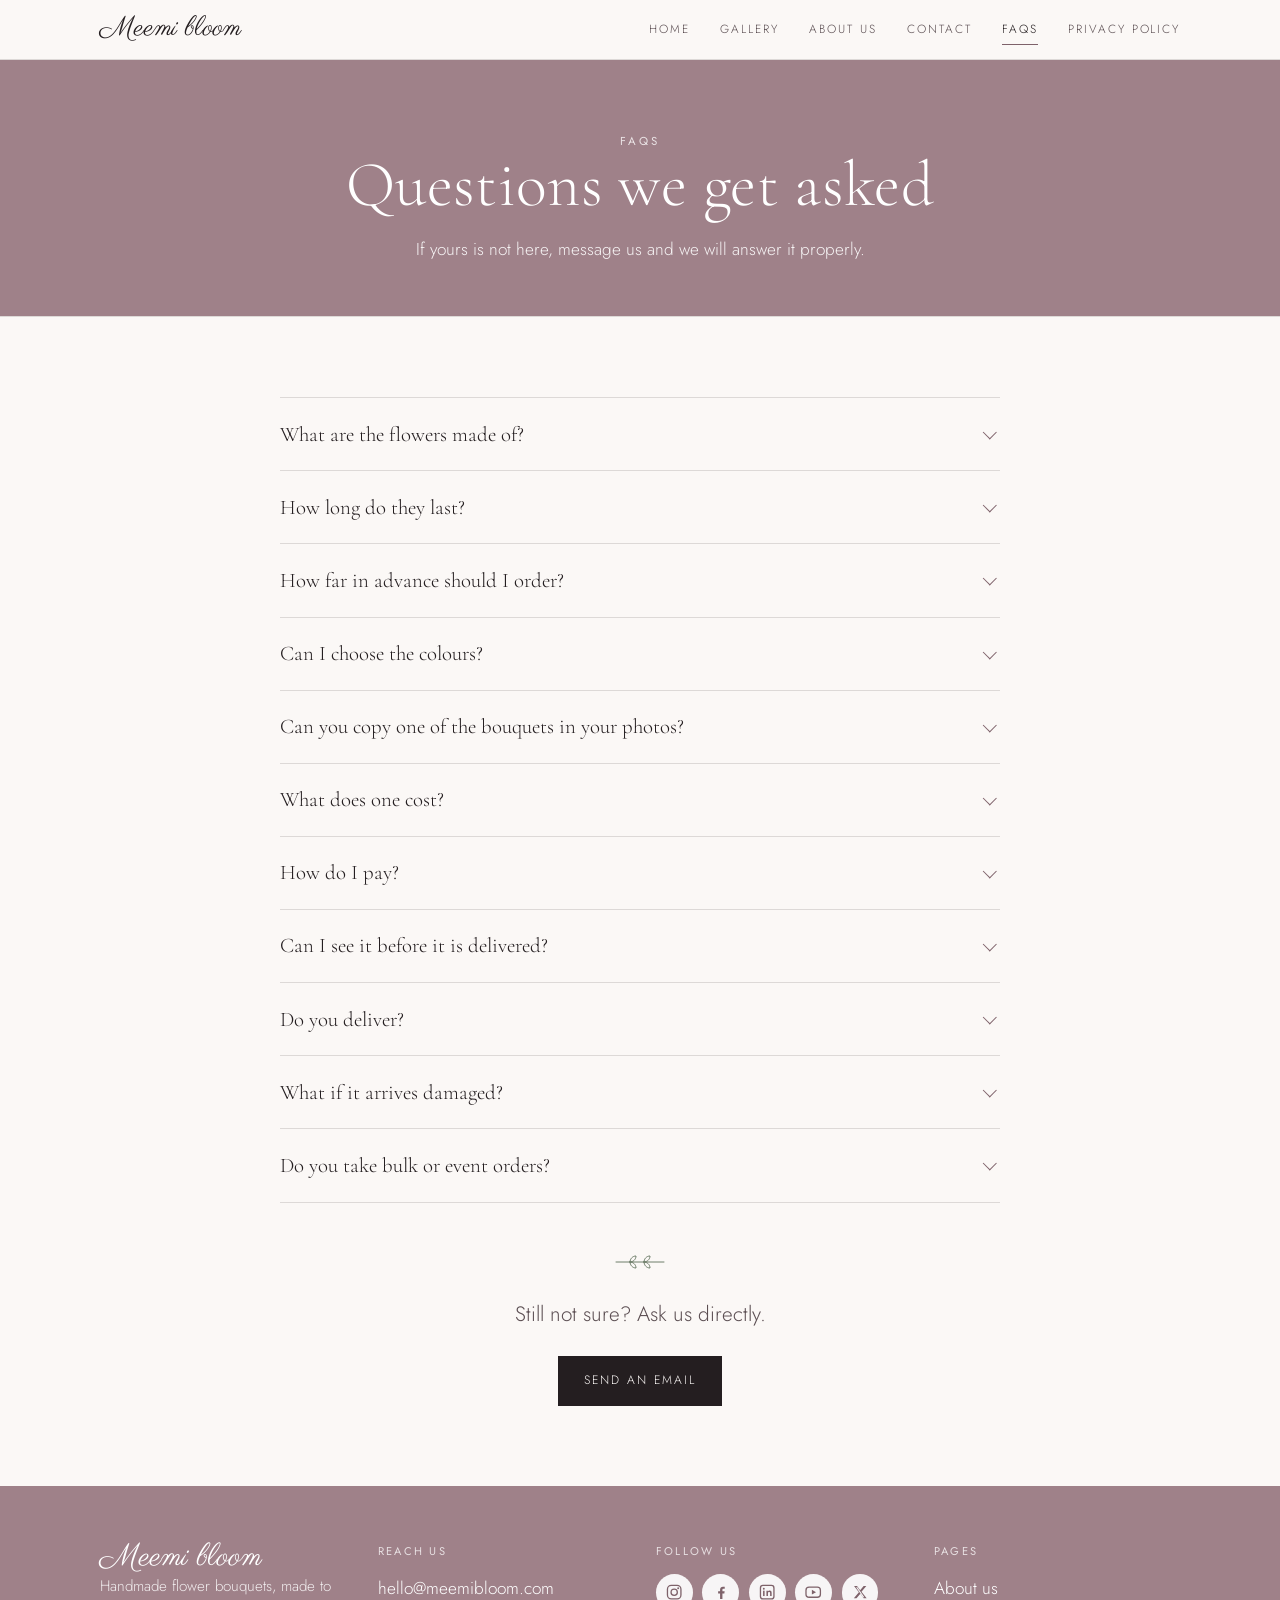
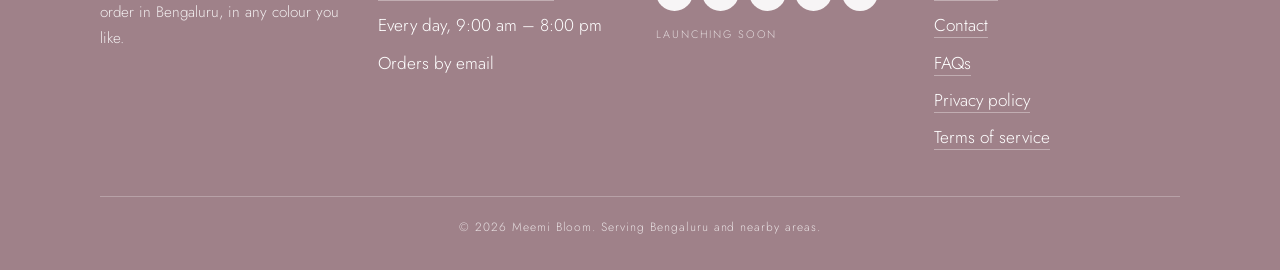
<file: faqs.html>
<!DOCTYPE html>
<html lang="en">
<head>
<meta charset="utf-8">
<meta name="viewport" content="width=device-width, initial-scale=1">
<title>FAQs — Meemi Bloom</title>
<meta name="description" content="Answers on what our handmade flowers are made of, how long they last, colours, pricing, delivery and care.">
<link rel="canonical" href="https://www.meemibloom.com/faqs.html">
<meta name="robots" content="index, follow">
<meta property="og:type" content="website">
<meta property="og:site_name" content="Meemi Bloom">
<meta property="og:title" content="FAQs — Meemi Bloom">
<meta property="og:description" content="Answers on what our handmade flowers are made of, how long they last, colours, pricing, delivery and care.">
<meta property="og:url" content="https://www.meemibloom.com/faqs.html">
<meta property="og:image" content="https://www.meemibloom.com/assets/og-image.jpg">
<meta name="twitter:card" content="summary_large_image">
<meta name="theme-color" content="#9F8189">
<link rel="icon" href="assets/favicon-32.png" sizes="32x32">
<link rel="icon" href="assets/favicon.png" sizes="512x512">
<link rel="apple-touch-icon" href="assets/apple-touch-icon.png">
<link rel="preconnect" href="https://fonts.googleapis.com">
<link rel="preconnect" href="https://fonts.gstatic.com" crossorigin>
<link href="https://fonts.googleapis.com/css2?family=Cormorant+Garamond:ital,wght@0,300;0,400;0,500;1,300&family=Jost:wght@300;400&family=Parisienne&display=swap" rel="stylesheet">
<link rel="stylesheet" href="style.css">
<script>document.documentElement.classList.add('js');</script>
<script src="photos.js"></script>
<script type="application/ld+json">{
  "@context": "https://schema.org",
  "@type": "Store",
  "@id": "https://www.meemibloom.com/#business",
  "name": "Meemi Bloom",
  "description": "Handmade flower bouquets wired by hand from chenille stems. Made to order in any colour, they never wilt and last for years. Based in Bengaluru.",
  "url": "https://www.meemibloom.com/",
  "email": "hello@meemibloom.com",
  "image": "https://www.meemibloom.com/assets/og-image.jpg",
  "logo": "https://www.meemibloom.com/assets/favicon.png",
  "priceRange": "$$",
  "address": {
    "@type": "PostalAddress",
    "addressLocality": "Bengaluru",
    "addressCountry": "IN"
  },
  "areaServed": {
    "@type": "City",
    "name": "Bengaluru"
  },
  "openingHoursSpecification": [
    {
      "@type": "OpeningHoursSpecification",
      "dayOfWeek": [
        "Monday",
        "Tuesday",
        "Wednesday",
        "Thursday",
        "Friday",
        "Saturday",
        "Sunday"
      ],
      "opens": "09:00",
      "closes": "20:00"
    }
  ],
  "makesOffer": [
    {
      "@type": "Offer",
      "itemOffered": {
        "@type": "Product",
        "name": "Handmade flower bouquets"
      }
    },
    {
      "@type": "Offer",
      "itemOffered": {
        "@type": "Product",
        "name": "Keepsake gifts for occasions"
      }
    },
    {
      "@type": "Offer",
      "itemOffered": {
        "@type": "Product",
        "name": "Custom colour bouquets"
      }
    }
  ]
}</script>
<script type="application/ld+json">{"@context": "https://schema.org", "@type": "FAQPage", "mainEntity": [{"@type": "Question", "name": "What are the flowers made of?", "acceptedAnswer": {"@type": "Answer", "text": "Chenille stems \u2014 the soft, wired craft material sometimes called pipe cleaners. Every petal is shaped and every stem wired by hand. They are not fresh flowers, not dried ones and not moulded plastic."}}, {"@type": "Question", "name": "How long do they last?", "acceptedAnswer": {"@type": "Answer", "text": "Years. There is no water to change and nothing to wilt. Keep them out of long hours of direct sunlight, which can fade any dyed fibre over time, and dust them occasionally with a soft brush or a hairdryer on its coolest setting."}}, {"@type": "Question", "name": "How far in advance should I order?", "acceptedAnswer": {"@type": "Answer", "text": "A standard bouquet takes a few days, because each stem is made individually. Give us three to five days where you can, and longer for large or intricate pieces. If you need something sooner, ask \u2014 we sometimes have finished pieces ready."}}, {"@type": "Question", "name": "Can I choose the colours?", "acceptedAnswer": {"@type": "Answer", "text": "Yes, and this is the real advantage of handmade. We are not limited to what is in the market that week, so any colour combination is possible in any season. Email us a photo, a paint shade or a picture of a piece of fabric and we will match it as closely as the material allows."}}, {"@type": "Question", "name": "Can you copy one of the bouquets in your photos?", "acceptedAnswer": {"@type": "Answer", "text": "Yes. Email us the photo and tell us if you want the same colours or different ones. Because each is made by hand, small variations are natural \u2014 it will be very close, not identical."}}, {"@type": "Question", "name": "What does one cost?", "acceptedAnswer": {"@type": "Answer", "text": "It depends on the number of stems and how intricate the flowers are. Email us your budget and we will tell you honestly what it will buy, and what a little more would get you. The price is confirmed in writing before we start."}}, {"@type": "Question", "name": "How do I pay?", "acceptedAnswer": {"@type": "Answer", "text": "UPI or bank transfer. We ask for payment once you have approved the design and quote."}}, {"@type": "Question", "name": "Can I see it before it is delivered?", "acceptedAnswer": {"@type": "Answer", "text": "Yes \u2014 we photograph every finished piece and send it to you before it leaves us. If it is not what you had in mind, tell us and we will adjust it."}}, {"@type": "Question", "name": "Do you deliver?", "acceptedAnswer": {"@type": "Answer", "text": "We deliver across Bengaluru and the areas around it. The charge depends on distance and is confirmed with your quote, never added afterwards. Because nothing perishes, we can also arrange courier delivery further afield \u2014 ask us and we will quote it."}}, {"@type": "Question", "name": "What if it arrives damaged?", "acceptedAnswer": {"@type": "Answer", "text": "Email us a photo the same day. A bent stem we can usually talk you through straightening at home; anything worse and we will repair or replace it."}}, {"@type": "Question", "name": "Do you take bulk or event orders?", "acceptedAnswer": {"@type": "Answer", "text": "Yes \u2014 wedding return gifts, corporate gifting, small events and party favours. These need more notice than a single bouquet, so email us the quantity and the date as early as you can and we will quote after a short conversation."}}]}</script>
</head>
<body>
<header class="site-head">
  <div class="wrap">
    <a class="brand" href="index.html">Meemi bloom</a>
    <nav class="nav" aria-label="Main">
      <a href="index.html">Home</a>
      <a href="gallery.html">Gallery</a>
      <a href="about.html">About Us</a>
      <a href="contact.html">Contact</a>
      <a href="faqs.html" aria-current="page">FAQs</a>
      <a href="privacy.html">Privacy Policy</a>
    </nav>
  </div>
</header>
<main>
<section class="page-head">
  <div class="wrap">
    <p class="eyebrow">FAQs</p>
    <h1>Questions we get asked</h1>
    <p>If yours is not here, message us and we will answer it properly.</p>
  </div>
</section>

<section>
  <div class="narrow reveal">
    <details class="faq">
      <summary>What are the flowers made of?</summary>
      <p>Chenille stems — the soft, wired craft material sometimes called pipe cleaners. Every petal is shaped and every stem wired by hand. They are not fresh flowers, not dried ones and not moulded plastic.</p>
    </details>
    <details class="faq">
      <summary>How long do they last?</summary>
      <p>Years. There is no water to change and nothing to wilt. Keep them out of long hours of direct sunlight, which can fade any dyed fibre over time, and dust them occasionally with a soft brush or a hairdryer on its coolest setting.</p>
    </details>
    <details class="faq">
      <summary>How far in advance should I order?</summary>
      <p>A standard bouquet takes a few days, because each stem is made individually. Give us three to five days where you can, and longer for large or intricate pieces. If you need something sooner, ask — we sometimes have finished pieces ready.</p>
    </details>
    <details class="faq">
      <summary>Can I choose the colours?</summary>
      <p>Yes, and this is the real advantage of handmade. We are not limited to what is in the market that week, so any colour combination is possible in any season. Email us a photo, a paint shade or a picture of a piece of fabric and we will match it as closely as the material allows.</p>
    </details>
    <details class="faq">
      <summary>Can you copy one of the bouquets in your photos?</summary>
      <p>Yes. Email us the photo and tell us if you want the same colours or different ones. Because each is made by hand, small variations are natural — it will be very close, not identical.</p>
    </details>
    <details class="faq">
      <summary>What does one cost?</summary>
      <p>It depends on the number of stems and how intricate the flowers are. Email us your budget and we will tell you honestly what it will buy, and what a little more would get you. The price is confirmed in writing before we start.</p>
    </details>
    <details class="faq">
      <summary>How do I pay?</summary>
      <p>UPI or bank transfer. We ask for payment once you have approved the design and quote.</p>
    </details>
    <details class="faq">
      <summary>Can I see it before it is delivered?</summary>
      <p>Yes — we photograph every finished piece and send it to you before it leaves us. If it is not what you had in mind, tell us and we will adjust it.</p>
    </details>
    <details class="faq">
      <summary>Do you deliver?</summary>
      <p>We deliver across Bengaluru and the areas around it. The charge depends on distance and is confirmed with your quote, never added afterwards. Because nothing perishes, we can also arrange courier delivery further afield — ask us and we will quote it.</p>
    </details>
    <details class="faq">
      <summary>What if it arrives damaged?</summary>
      <p>Email us a photo the same day. A bent stem we can usually talk you through straightening at home; anything worse and we will repair or replace it.</p>
    </details>
    <details class="faq">
      <summary>Do you take bulk or event orders?</summary>
      <p>Yes — wedding return gifts, corporate gifting, small events and party favours. These need more notice than a single bouquet, so email us the quantity and the date as early as you can and we will quote after a short conversation.</p>
    </details>
    <div class="center" style="margin-top:3rem">
      <svg class="sprig" width="56" height="22" viewBox="0 0 56 22" aria-hidden="true" fill="none" stroke="currentColor" stroke-width="1" stroke-linecap="round"><path d="M4 11h48"/><path d="M18 11c0-3.3 2.7-6 6-6 0 3.3-2.7 6-6 6z"/><path d="M18 11c0 3.3 2.7 6 6 6 0-3.3-2.7-6-6-6z"/><path d="M32 11c0-3.3 2.7-6 6-6 0 3.3-2.7 6-6 6z"/><path d="M32 11c0 3.3 2.7 6 6 6 0-3.3-2.7-6-6-6z"/></svg>
      <p class="lede" style="margin-top:1.5rem">Still not sure? Ask us directly.</p>
      <div class="actions">
        <a class="btn btn-solid" href="mailto:hello@meemibloom.com?subject=Handmade%20bouquet%20enquiry">Send an email</a>
      </div>
    </div>
  </div>
</section>
</main>
<footer class="site-foot">
  <div class="wrap">
    <div>
      <a class="brand" href="index.html">Meemi bloom</a>
      <p>Handmade flower bouquets, made to order in Bengaluru, in any colour you like.</p>
    </div>
    <div>
      <h4>Reach us</h4>
      <ul>
        <li><a href="mailto:hello@meemibloom.com">hello@meemibloom.com</a></li>
        <li>Every day, 9:00 am – 8:00 pm</li>
        <li>Orders by email</li>
      </ul>
    </div>
    <div>
      <h4>Follow us</h4>
      <ul class="social" aria-label="Social media, launching soon">
        <li class="soc" title="Instagram">
          <svg viewBox="0 0 24 24" aria-hidden="true"><rect x="3.2" y="3.2" width="17.6" height="17.6" rx="5" fill="none" stroke="currentColor" stroke-width="1.7"/><circle cx="12" cy="12" r="4.1" fill="none" stroke="currentColor" stroke-width="1.7"/><circle cx="17.2" cy="6.9" r="1.25" fill="currentColor"/></svg>
          <span class="sr">Instagram</span>
        </li>
        <li class="soc" title="Facebook">
          <svg viewBox="0 0 24 24" aria-hidden="true"><path fill="currentColor" d="M13.6 21v-7.4h2.5l.4-2.9h-2.9V8.9c0-.85.24-1.42 1.45-1.42h1.55V4.88A20 20 0 0 0 14.3 4.8c-2.24 0-3.77 1.37-3.77 3.88v2.02H8v2.9h2.53V21h3.07z"/></svg>
          <span class="sr">Facebook</span>
        </li>
        <li class="soc" title="LinkedIn">
          <svg viewBox="0 0 24 24" aria-hidden="true"><rect x="3.2" y="3.2" width="17.6" height="17.6" rx="3.2" fill="none" stroke="currentColor" stroke-width="1.7"/><rect x="6.6" y="10" width="2" height="7" fill="currentColor"/><circle cx="7.6" cy="7.5" r="1.2" fill="currentColor"/><path fill="currentColor" d="M11 17v-7h1.9v1c.45-.66 1.2-1.15 2.25-1.15 1.75 0 2.65 1.1 2.65 3.05V17h-2v-3.6c0-1-.4-1.6-1.3-1.6s-1.5.62-1.5 1.7V17H11z"/></svg>
          <span class="sr">LinkedIn</span>
        </li>
        <li class="soc" title="YouTube">
          <svg viewBox="0 0 24 24" aria-hidden="true"><rect x="2.6" y="5.4" width="18.8" height="13.2" rx="4" fill="none" stroke="currentColor" stroke-width="1.7"/><path fill="currentColor" d="M10.3 8.9l5.4 3.1-5.4 3.1z"/></svg>
          <span class="sr">YouTube</span>
        </li>
        <li class="soc" title="X">
          <svg viewBox="0 0 24 24" aria-hidden="true"><path fill="currentColor" d="M4 4h3.9l4.02 5.44L16.5 4H20l-6.3 7.5L20.4 20h-3.9l-4.35-5.88L7.2 20H3.7l6.6-7.86L4 4zm2.6 1.5l9.1 13h1.7l-9.1-13H6.6z"/></svg>
          <span class="sr">X</span>
        </li>
      </ul>
      <p class="soon">Launching soon</p>
    </div>
    <div>
      <h4>Pages</h4>
      <ul>
        <li><a href="about.html">About us</a></li>
        <li><a href="contact.html">Contact</a></li>
        <li><a href="faqs.html">FAQs</a></li>
        <li><a href="privacy.html">Privacy policy</a></li>
        <li><a href="terms.html">Terms of service</a></li>
      </ul>
    </div>
  </div>
  <div class="wrap colophon">© <span id="yr">2026</span> Meemi Bloom. Serving Bengaluru and nearby areas.</div>
</footer>
<script>
document.getElementById('yr').textContent = new Date().getFullYear();
(function(){
  var els = Array.prototype.slice.call(document.querySelectorAll('.reveal'));
  function showAll(){ for (var i=0;i<els.length;i++) els[i].classList.add('in'); }
  try {
    var reduce = window.matchMedia && window.matchMedia('(prefers-reduced-motion: reduce)').matches;
    if (!('IntersectionObserver' in window) || reduce) { showAll(); return; }
    var io = new IntersectionObserver(function(entries){
      for (var i=0;i<entries.length;i++) {
        if (entries[i].isIntersecting) { entries[i].target.classList.add('in'); io.unobserve(entries[i].target); }
      }
    }, { rootMargin: '0px 0px -8% 0px' });
    for (var j=0;j<els.length;j++) io.observe(els[j]);
  } catch (e) { showAll(); }
})();
(function(){
  var track = document.getElementById('latest');
  var list = window.MEEMI_PHOTOS;
  if (track && list && list.length) {
    var html = '';
    for (var i = 0; i < Math.min(6, list.length); i++) {
      html += '<figure class="slide"><img src="' + list[i].src + '" width="900" height="1200" loading="lazy" alt="Handmade bouquet — ' + list[i].title + '"><figcaption>' + list[i].title + '</figcaption></figure>';
    }
    track.innerHTML = html;
  }
})();
(function(){
  Array.prototype.slice.call(document.querySelectorAll('.c-btn')).forEach(function(btn){
    btn.addEventListener('click', function(){
      var track = document.getElementById(btn.getAttribute('data-carousel'));
      if (!track) return;
      var dir = parseInt(btn.getAttribute('data-dir'), 10);
      var slide = track.querySelector('.slide'); if (!slide) return;
      var gap = parseFloat(getComputedStyle(track).columnGap || getComputedStyle(track).gap) || 0;
      var step = slide.getBoundingClientRect().width + gap;
      var max = track.scrollWidth - track.clientWidth;
      if (dir > 0 && track.scrollLeft >= max - 4) { track.scrollLeft = 0; return; }
      if (dir < 0 && track.scrollLeft <= 4) { track.scrollLeft = max; return; }
      track.scrollLeft = track.scrollLeft + dir * step;
    });
  });
})();
</script>
</body>
</html>
</file>
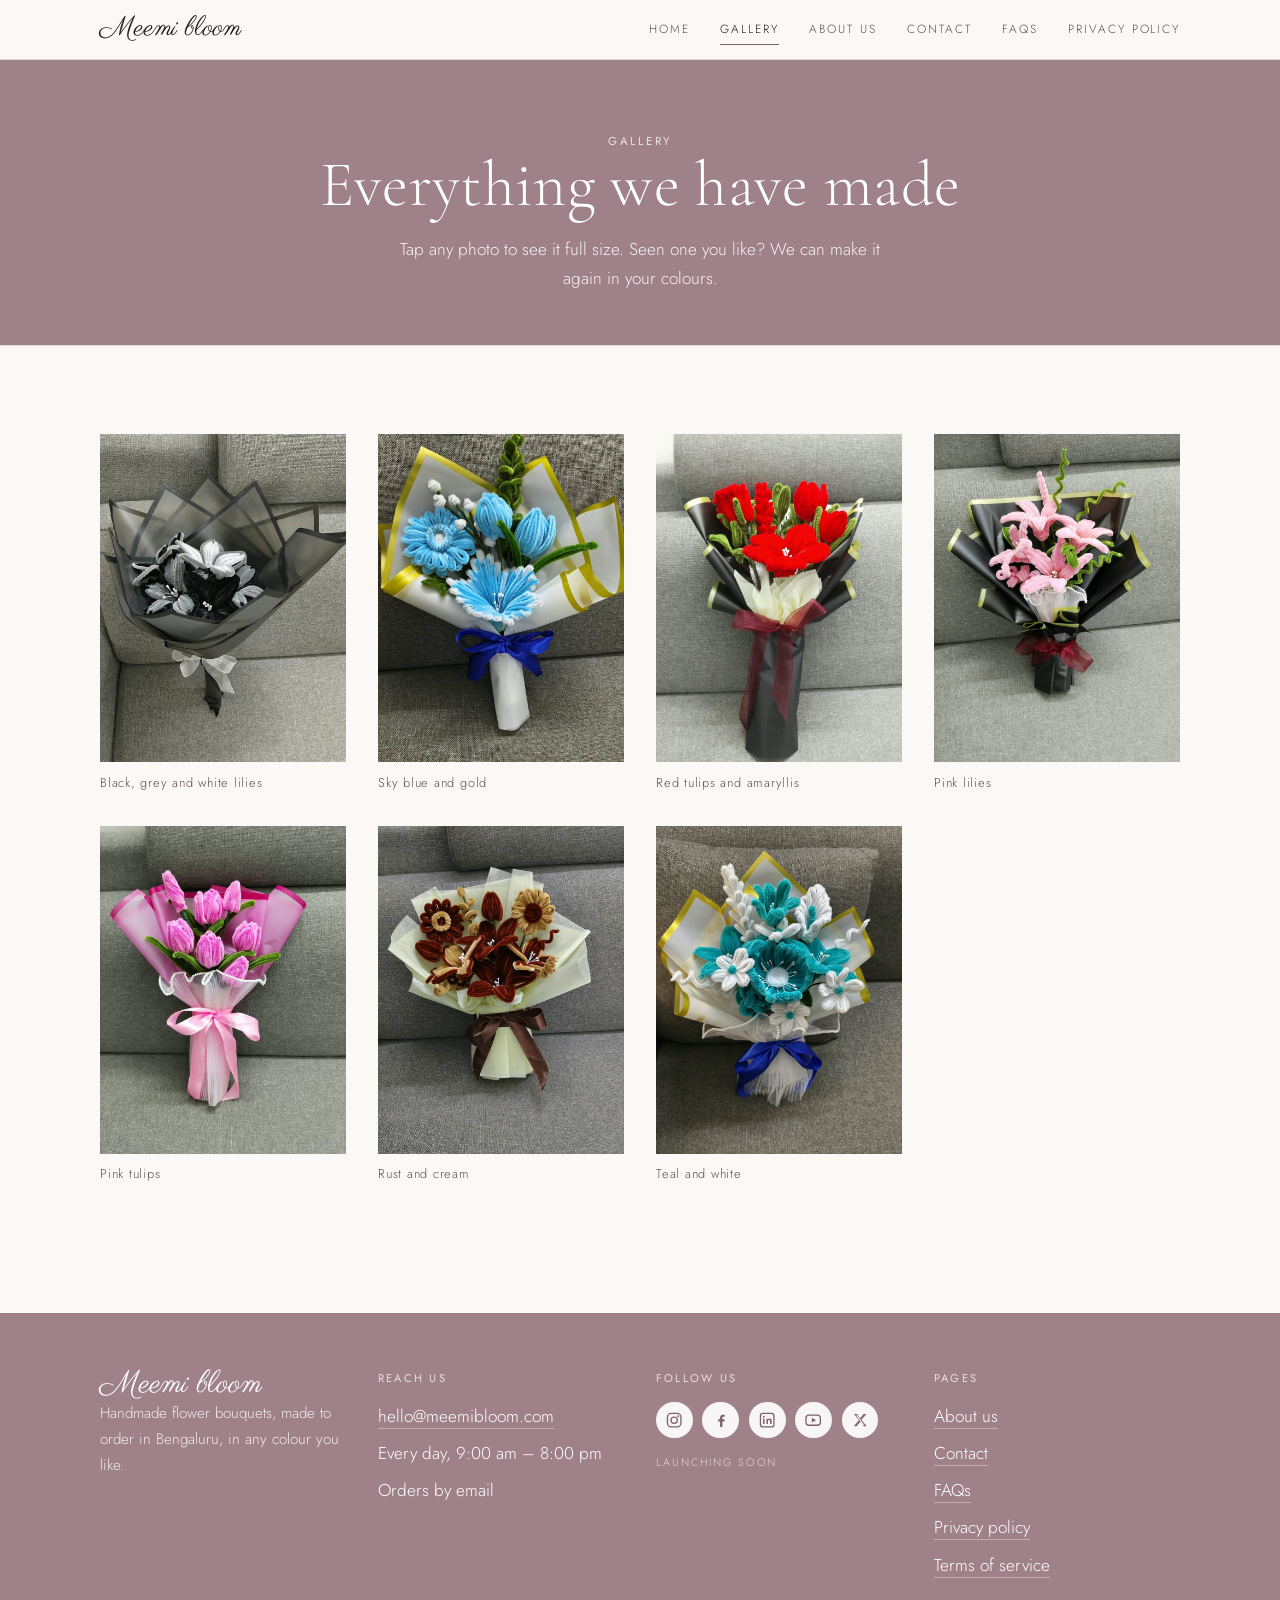
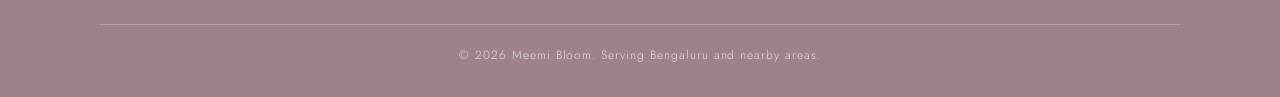
<file: gallery.html>
<!DOCTYPE html>
<html lang="en">
<head>
<meta charset="utf-8">
<meta name="viewport" content="width=device-width, initial-scale=1">
<title>Gallery — Handmade Bouquets by Meemi Bloom</title>
<meta name="description" content="Photographs of handmade flower bouquets made by Meemi Bloom in Bengaluru. Browse the full collection and ask for any of them in your own colours.">
<link rel="canonical" href="https://www.meemibloom.com/gallery.html">
<meta name="robots" content="index, follow">
<meta property="og:type" content="website">
<meta property="og:site_name" content="Meemi Bloom">
<meta property="og:title" content="Gallery — Handmade Bouquets by Meemi Bloom">
<meta property="og:description" content="Photographs of handmade flower bouquets made by Meemi Bloom in Bengaluru. Browse the full collection and ask for any of them in your own colours.">
<meta property="og:url" content="https://www.meemibloom.com/gallery.html">
<meta property="og:image" content="https://www.meemibloom.com/assets/og-image.jpg">
<meta name="twitter:card" content="summary_large_image">
<meta name="theme-color" content="#9F8189">
<link rel="icon" href="assets/favicon-32.png" sizes="32x32">
<link rel="icon" href="assets/favicon.png" sizes="512x512">
<link rel="apple-touch-icon" href="assets/apple-touch-icon.png">
<link rel="preconnect" href="https://fonts.googleapis.com">
<link rel="preconnect" href="https://fonts.gstatic.com" crossorigin>
<link href="https://fonts.googleapis.com/css2?family=Cormorant+Garamond:ital,wght@0,300;0,400;0,500;1,300&family=Jost:wght@300;400&family=Parisienne&display=swap" rel="stylesheet">
<link rel="stylesheet" href="style.css">
<script>document.documentElement.classList.add('js');</script>
<script src="photos.js"></script>
<script type="application/ld+json">{
  "@context": "https://schema.org",
  "@type": "Store",
  "@id": "https://www.meemibloom.com/#business",
  "name": "Meemi Bloom",
  "description": "Handmade flower bouquets wired by hand from chenille stems. Made to order in any colour, they never wilt and last for years. Based in Bengaluru.",
  "url": "https://www.meemibloom.com/",
  "email": "hello@meemibloom.com",
  "image": "https://www.meemibloom.com/assets/og-image.jpg",
  "logo": "https://www.meemibloom.com/assets/favicon.png",
  "priceRange": "$$",
  "address": {
    "@type": "PostalAddress",
    "addressLocality": "Bengaluru",
    "addressCountry": "IN"
  },
  "areaServed": {
    "@type": "City",
    "name": "Bengaluru"
  },
  "openingHoursSpecification": [
    {
      "@type": "OpeningHoursSpecification",
      "dayOfWeek": [
        "Monday",
        "Tuesday",
        "Wednesday",
        "Thursday",
        "Friday",
        "Saturday",
        "Sunday"
      ],
      "opens": "09:00",
      "closes": "20:00"
    }
  ],
  "makesOffer": [
    {
      "@type": "Offer",
      "itemOffered": {
        "@type": "Product",
        "name": "Handmade flower bouquets"
      }
    },
    {
      "@type": "Offer",
      "itemOffered": {
        "@type": "Product",
        "name": "Keepsake gifts for occasions"
      }
    },
    {
      "@type": "Offer",
      "itemOffered": {
        "@type": "Product",
        "name": "Custom colour bouquets"
      }
    }
  ]
}</script>
</head>
<body>
<header class="site-head">
  <div class="wrap">
    <a class="brand" href="index.html">Meemi bloom</a>
    <nav class="nav" aria-label="Main">
      <a href="index.html">Home</a>
      <a href="gallery.html" aria-current="page">Gallery</a>
      <a href="about.html">About Us</a>
      <a href="contact.html">Contact</a>
      <a href="faqs.html">FAQs</a>
      <a href="privacy.html">Privacy Policy</a>
    </nav>
  </div>
</header>
<main>
<section class="page-head">
  <div class="wrap">
    <p class="eyebrow">Gallery</p>
    <h1>Everything we have made</h1>
    <p>Tap any photo to see it full size. Seen one you like? We can make it again in your colours.</p>
  </div>
</section>

<section>
  <div class="wrap reveal">
    <div class="gallery-grid" id="grid"></div>
    <p id="grid-empty" hidden>The gallery is being updated. Email us and we will send photos directly.</p>
    <nav class="pager" id="pager" aria-label="Gallery pages"></nav>
  </div>
</section>

<div class="lightbox" id="lightbox" hidden role="dialog" aria-modal="true" aria-label="Photo viewer">
  <div class="lb-bar">
    <p class="lb-count" id="lb-count"></p>
    <button class="lb-btn" type="button" id="lb-close" aria-label="Close viewer">
      <svg viewBox="0 0 12 12" fill="none" stroke="currentColor" stroke-width="1.4" aria-hidden="true"><path d="M1 1l10 10M11 1L1 11"/></svg>
    </button>
  </div>
  <div class="lb-stage">
    <button class="lb-btn" type="button" id="lb-prev" aria-label="Previous photo">
      <svg viewBox="0 0 12 12" fill="none" stroke="currentColor" stroke-width="1.4" aria-hidden="true"><path d="M8 1 3 6l5 5"/></svg>
    </button>
    <figure>
      <img id="lb-img" alt="">
      <figcaption id="lb-cap"></figcaption>
    </figure>
    <button class="lb-btn" type="button" id="lb-next" aria-label="Next photo">
      <svg viewBox="0 0 12 12" fill="none" stroke="currentColor" stroke-width="1.4" aria-hidden="true"><path d="M4 1l5 5-5 5"/></svg>
    </button>
  </div>
  <div class="lb-foot">
    <a class="btn" href="mailto:hello@meemibloom.com?subject=Handmade%20bouquet%20enquiry">Order one like this</a>
  </div>
</div>

<script>
(function(){
  var PER_PAGE = 12;
  var photos = window.MEEMI_PHOTOS || [];
  var grid = document.getElementById('grid');
  var pager = document.getElementById('pager');
  var empty = document.getElementById('grid-empty');
  var lb = document.getElementById('lightbox');
  var lbImg = document.getElementById('lb-img');
  var lbCap = document.getElementById('lb-cap');
  var lbCount = document.getElementById('lb-count');
  var page = 0, current = 0, lastFocus = null;
  var totalPages = Math.max(1, Math.ceil(photos.length / PER_PAGE));

  if (!photos.length) { empty.hidden = false; pager.hidden = true; return; }

  function renderPage(p, scroll) {
    page = Math.min(Math.max(p, 0), totalPages - 1);
    var start = page * PER_PAGE;
    var slice = photos.slice(start, start + PER_PAGE);
    var html = '';
    for (var i = 0; i < slice.length; i++) {
      html += '<figure><button class="tile" type="button" data-i="' + (start + i) + '">'
           +  '<img src="' + slice[i].src + '" loading="lazy" width="900" height="1200" alt="Handmade bouquet — ' + slice[i].title + '">'
           +  '</button><figcaption>' + slice[i].title + '</figcaption></figure>';
    }
    grid.innerHTML = html;
    renderPager();
    if (scroll) window.scrollTo({ top: Math.max(0, grid.offsetTop - 90), behavior: 'smooth' });
  }

  function renderPager() {
    if (totalPages < 2) { pager.innerHTML = ''; return; }
    var h = '<button type="button" data-p="' + (page - 1) + '"' + (page === 0 ? ' disabled' : '') + '>Previous</button>';
    var gap = false;
    for (var i = 0; i < totalPages; i++) {
      if (i < 2 || i > totalPages - 3 || Math.abs(i - page) < 2) {
        h += '<button type="button" data-p="' + i + '"' + (i === page ? ' aria-current="true"' : '') + '>' + (i + 1) + '</button>';
        gap = false;
      } else if (!gap) {
        h += '<span class="count">…</span>';
        gap = true;
      }
    }
    h += '<button type="button" data-p="' + (page + 1) + '"' + (page === totalPages - 1 ? ' disabled' : '') + '>Next</button>';
    h += '<span class="count">' + photos.length + ' photos</span>';
    pager.innerHTML = h;
  }

  function openAt(i) {
    current = (i + photos.length) % photos.length;
    lbImg.src = photos[current].src;
    lbImg.alt = 'Handmade bouquet — ' + photos[current].title;
    lbCap.textContent = photos[current].title;
    lbCount.textContent = (current + 1) + ' of ' + photos.length;
    lb.hidden = false;
    document.body.style.overflow = 'hidden';
    document.getElementById('lb-close').focus();
  }

  function closeLb() {
    lb.hidden = true;
    document.body.style.overflow = '';
    if (lastFocus) lastFocus.focus();
  }

  grid.addEventListener('click', function(e) {
    var b = e.target.closest ? e.target.closest('.tile') : null;
    if (!b) return;
    lastFocus = b;
    openAt(parseInt(b.getAttribute('data-i'), 10));
  });
  pager.addEventListener('click', function(e) {
    var b = e.target.closest ? e.target.closest('button[data-p]') : null;
    if (!b || b.disabled) return;
    renderPage(parseInt(b.getAttribute('data-p'), 10), true);
  });
  document.getElementById('lb-next').addEventListener('click', function(){ openAt(current + 1); });
  document.getElementById('lb-prev').addEventListener('click', function(){ openAt(current - 1); });
  document.getElementById('lb-close').addEventListener('click', closeLb);
  lb.addEventListener('click', function(e){ if (e.target === lb) closeLb(); });
  document.addEventListener('keydown', function(e) {
    if (lb.hidden) return;
    if (e.key === 'Escape') closeLb();
    if (e.key === 'ArrowRight') openAt(current + 1);
    if (e.key === 'ArrowLeft') openAt(current - 1);
  });

  renderPage(0, false);
})();
</script>
</main>
<footer class="site-foot">
  <div class="wrap">
    <div>
      <a class="brand" href="index.html">Meemi bloom</a>
      <p>Handmade flower bouquets, made to order in Bengaluru, in any colour you like.</p>
    </div>
    <div>
      <h4>Reach us</h4>
      <ul>
        <li><a href="mailto:hello@meemibloom.com">hello@meemibloom.com</a></li>
        <li>Every day, 9:00 am – 8:00 pm</li>
        <li>Orders by email</li>
      </ul>
    </div>
    <div>
      <h4>Follow us</h4>
      <ul class="social" aria-label="Social media, launching soon">
        <li class="soc" title="Instagram">
          <svg viewBox="0 0 24 24" aria-hidden="true"><rect x="3.2" y="3.2" width="17.6" height="17.6" rx="5" fill="none" stroke="currentColor" stroke-width="1.7"/><circle cx="12" cy="12" r="4.1" fill="none" stroke="currentColor" stroke-width="1.7"/><circle cx="17.2" cy="6.9" r="1.25" fill="currentColor"/></svg>
          <span class="sr">Instagram</span>
        </li>
        <li class="soc" title="Facebook">
          <svg viewBox="0 0 24 24" aria-hidden="true"><path fill="currentColor" d="M13.6 21v-7.4h2.5l.4-2.9h-2.9V8.9c0-.85.24-1.42 1.45-1.42h1.55V4.88A20 20 0 0 0 14.3 4.8c-2.24 0-3.77 1.37-3.77 3.88v2.02H8v2.9h2.53V21h3.07z"/></svg>
          <span class="sr">Facebook</span>
        </li>
        <li class="soc" title="LinkedIn">
          <svg viewBox="0 0 24 24" aria-hidden="true"><rect x="3.2" y="3.2" width="17.6" height="17.6" rx="3.2" fill="none" stroke="currentColor" stroke-width="1.7"/><rect x="6.6" y="10" width="2" height="7" fill="currentColor"/><circle cx="7.6" cy="7.5" r="1.2" fill="currentColor"/><path fill="currentColor" d="M11 17v-7h1.9v1c.45-.66 1.2-1.15 2.25-1.15 1.75 0 2.65 1.1 2.65 3.05V17h-2v-3.6c0-1-.4-1.6-1.3-1.6s-1.5.62-1.5 1.7V17H11z"/></svg>
          <span class="sr">LinkedIn</span>
        </li>
        <li class="soc" title="YouTube">
          <svg viewBox="0 0 24 24" aria-hidden="true"><rect x="2.6" y="5.4" width="18.8" height="13.2" rx="4" fill="none" stroke="currentColor" stroke-width="1.7"/><path fill="currentColor" d="M10.3 8.9l5.4 3.1-5.4 3.1z"/></svg>
          <span class="sr">YouTube</span>
        </li>
        <li class="soc" title="X">
          <svg viewBox="0 0 24 24" aria-hidden="true"><path fill="currentColor" d="M4 4h3.9l4.02 5.44L16.5 4H20l-6.3 7.5L20.4 20h-3.9l-4.35-5.88L7.2 20H3.7l6.6-7.86L4 4zm2.6 1.5l9.1 13h1.7l-9.1-13H6.6z"/></svg>
          <span class="sr">X</span>
        </li>
      </ul>
      <p class="soon">Launching soon</p>
    </div>
    <div>
      <h4>Pages</h4>
      <ul>
        <li><a href="about.html">About us</a></li>
        <li><a href="contact.html">Contact</a></li>
        <li><a href="faqs.html">FAQs</a></li>
        <li><a href="privacy.html">Privacy policy</a></li>
        <li><a href="terms.html">Terms of service</a></li>
      </ul>
    </div>
  </div>
  <div class="wrap colophon">© <span id="yr">2026</span> Meemi Bloom. Serving Bengaluru and nearby areas.</div>
</footer>
<script>
document.getElementById('yr').textContent = new Date().getFullYear();
(function(){
  var els = Array.prototype.slice.call(document.querySelectorAll('.reveal'));
  function showAll(){ for (var i=0;i<els.length;i++) els[i].classList.add('in'); }
  try {
    var reduce = window.matchMedia && window.matchMedia('(prefers-reduced-motion: reduce)').matches;
    if (!('IntersectionObserver' in window) || reduce) { showAll(); return; }
    var io = new IntersectionObserver(function(entries){
      for (var i=0;i<entries.length;i++) {
        if (entries[i].isIntersecting) { entries[i].target.classList.add('in'); io.unobserve(entries[i].target); }
      }
    }, { rootMargin: '0px 0px -8% 0px' });
    for (var j=0;j<els.length;j++) io.observe(els[j]);
  } catch (e) { showAll(); }
})();
(function(){
  var track = document.getElementById('latest');
  var list = window.MEEMI_PHOTOS;
  if (track && list && list.length) {
    var html = '';
    for (var i = 0; i < Math.min(6, list.length); i++) {
      html += '<figure class="slide"><img src="' + list[i].src + '" width="900" height="1200" loading="lazy" alt="Handmade bouquet — ' + list[i].title + '"><figcaption>' + list[i].title + '</figcaption></figure>';
    }
    track.innerHTML = html;
  }
})();
(function(){
  Array.prototype.slice.call(document.querySelectorAll('.c-btn')).forEach(function(btn){
    btn.addEventListener('click', function(){
      var track = document.getElementById(btn.getAttribute('data-carousel'));
      if (!track) return;
      var dir = parseInt(btn.getAttribute('data-dir'), 10);
      var slide = track.querySelector('.slide'); if (!slide) return;
      var gap = parseFloat(getComputedStyle(track).columnGap || getComputedStyle(track).gap) || 0;
      var step = slide.getBoundingClientRect().width + gap;
      var max = track.scrollWidth - track.clientWidth;
      if (dir > 0 && track.scrollLeft >= max - 4) { track.scrollLeft = 0; return; }
      if (dir < 0 && track.scrollLeft <= 4) { track.scrollLeft = max; return; }
      track.scrollLeft = track.scrollLeft + dir * step;
    });
  });
})();
</script>
</body>
</html>
</file>
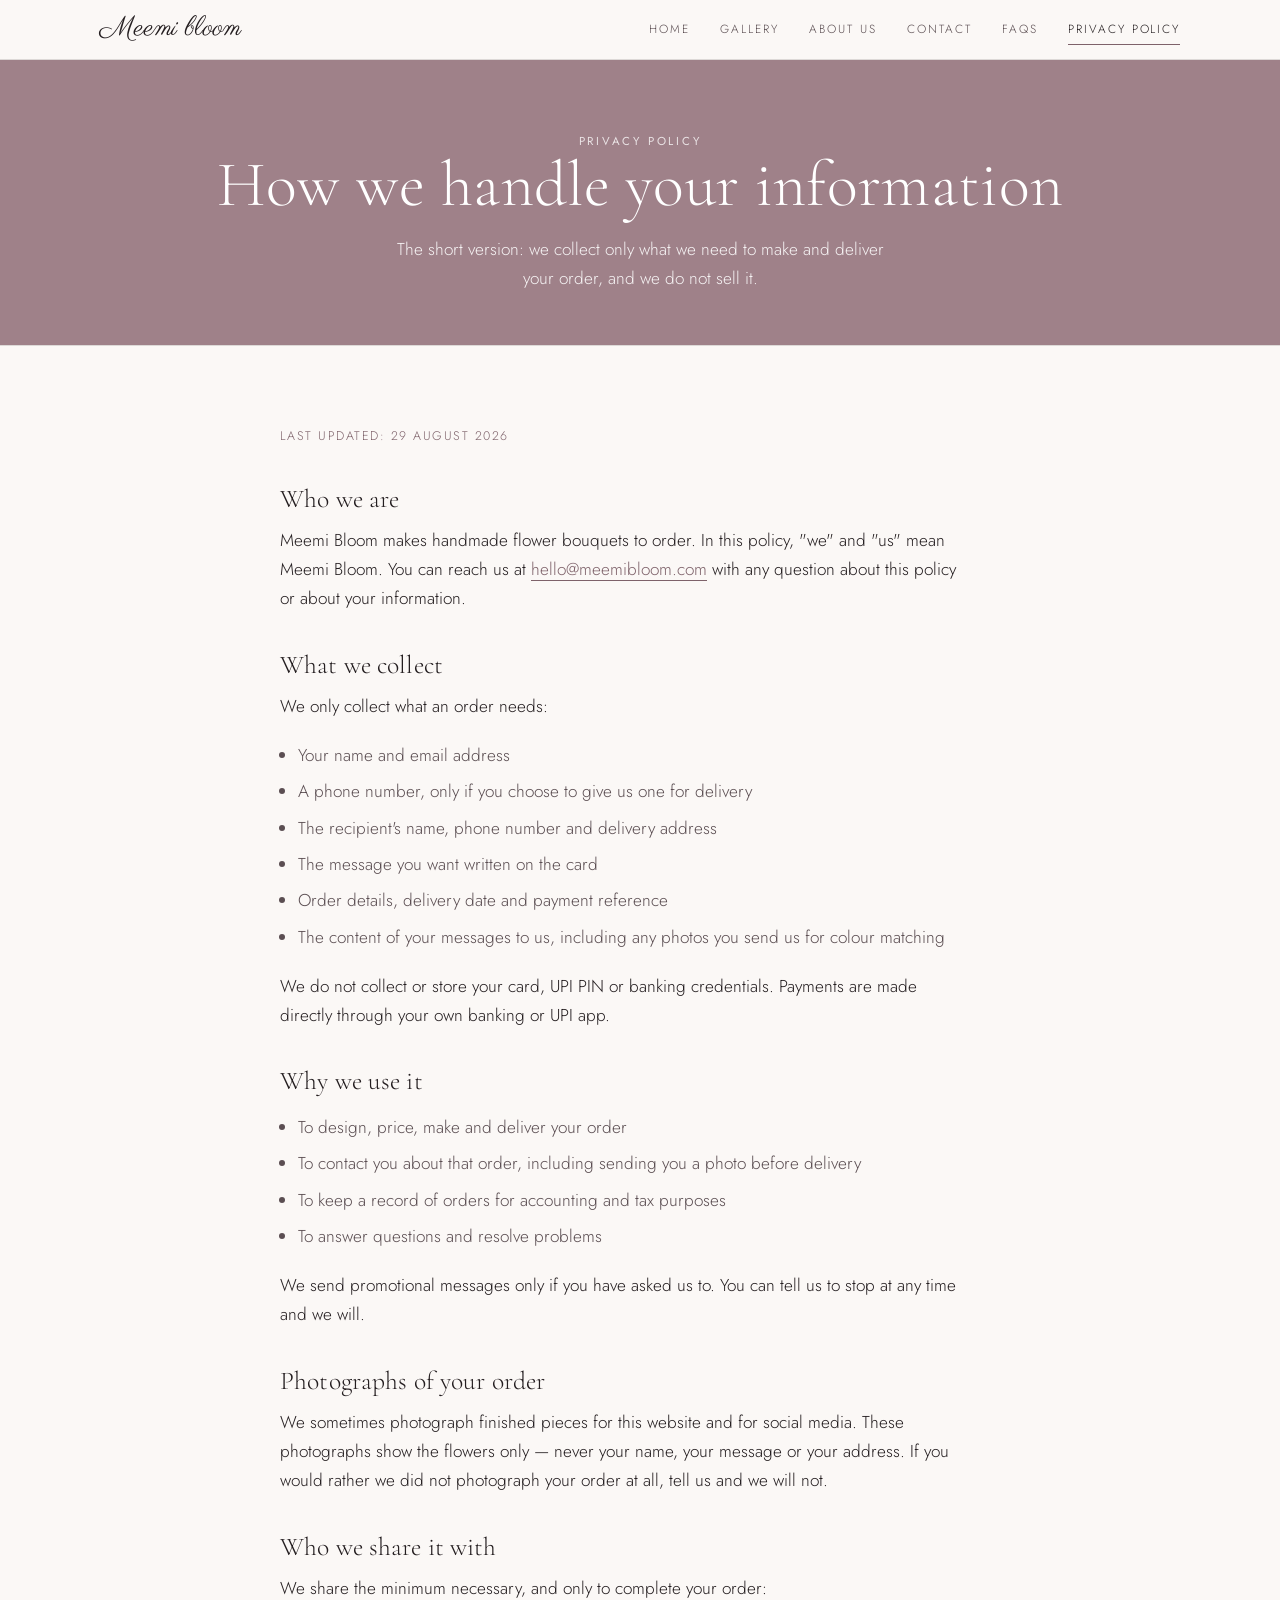
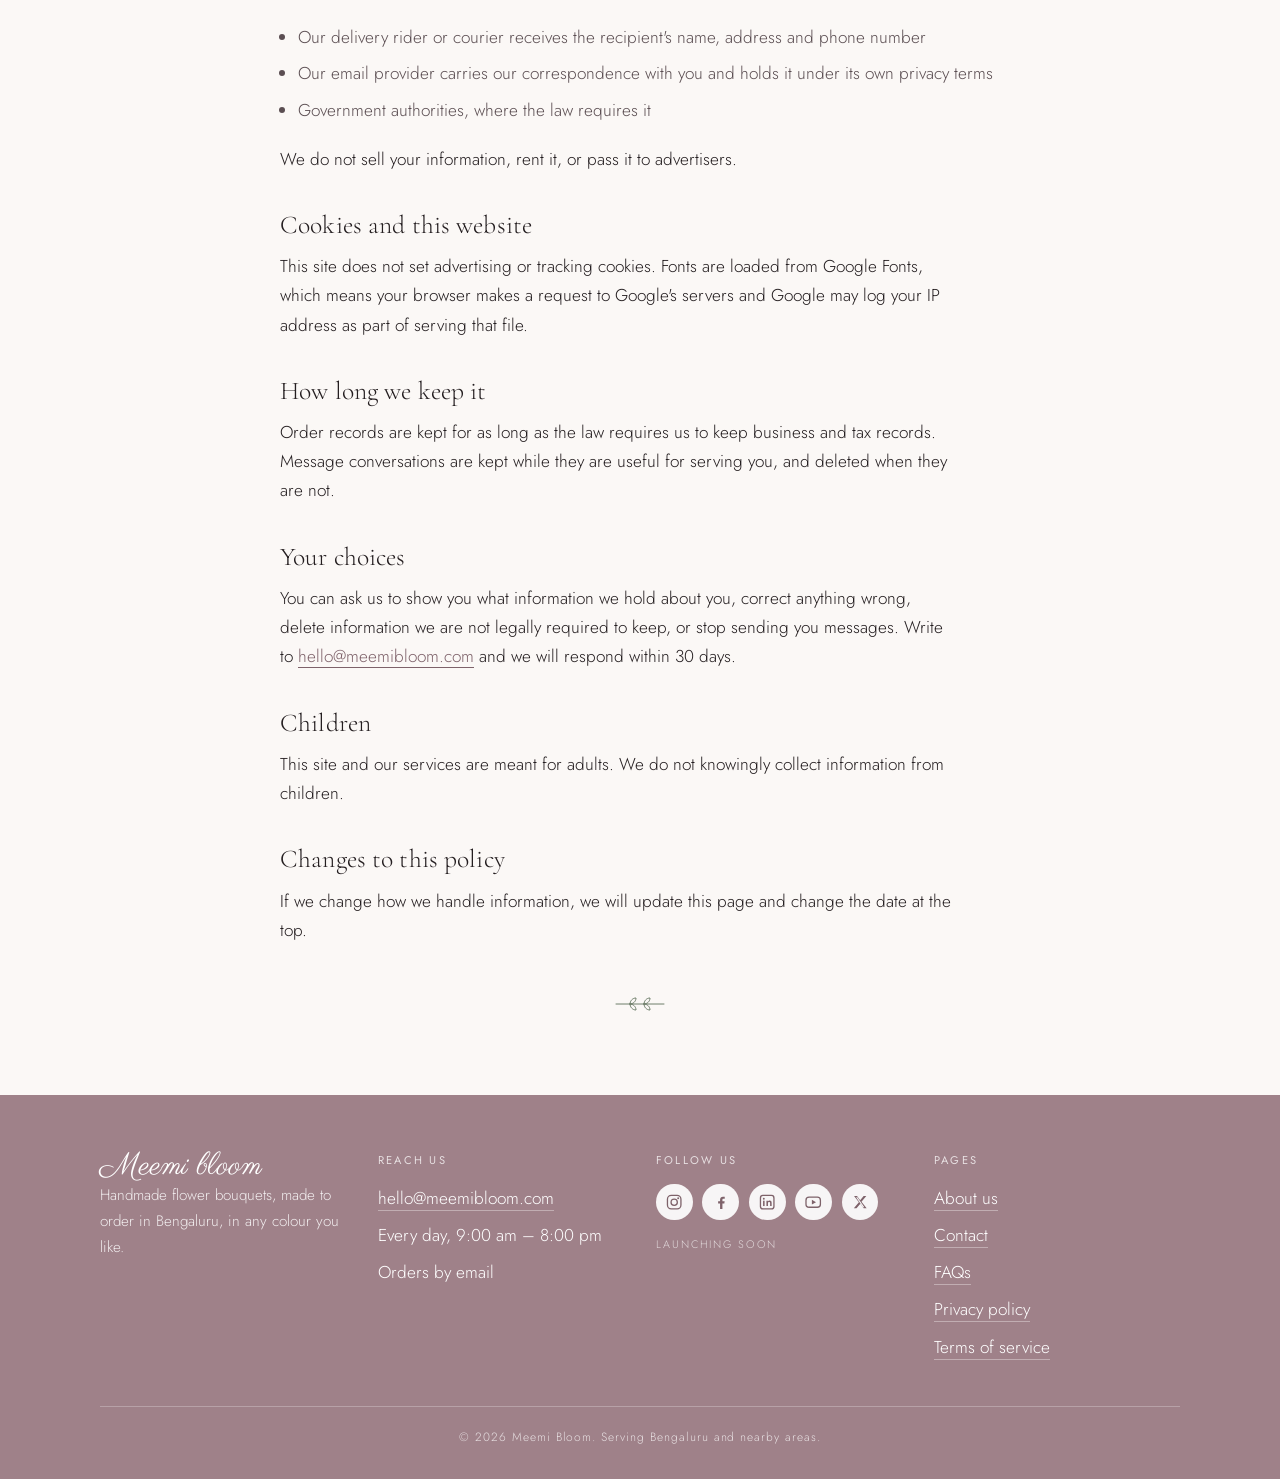
<file: privacy.html>
<!DOCTYPE html>
<html lang="en">
<head>
<meta charset="utf-8">
<meta name="viewport" content="width=device-width, initial-scale=1">
<title>Privacy Policy — Meemi Bloom</title>
<meta name="description" content="How Meemi Bloom collects, uses and protects the personal information you share when you place an order.">
<link rel="canonical" href="https://www.meemibloom.com/privacy.html">
<meta name="robots" content="index, follow">
<meta property="og:type" content="website">
<meta property="og:site_name" content="Meemi Bloom">
<meta property="og:title" content="Privacy Policy — Meemi Bloom">
<meta property="og:description" content="How Meemi Bloom collects, uses and protects the personal information you share when you place an order.">
<meta property="og:url" content="https://www.meemibloom.com/privacy.html">
<meta property="og:image" content="https://www.meemibloom.com/assets/og-image.jpg">
<meta name="twitter:card" content="summary_large_image">
<meta name="theme-color" content="#9F8189">
<link rel="icon" href="assets/favicon-32.png" sizes="32x32">
<link rel="icon" href="assets/favicon.png" sizes="512x512">
<link rel="apple-touch-icon" href="assets/apple-touch-icon.png">
<link rel="preconnect" href="https://fonts.googleapis.com">
<link rel="preconnect" href="https://fonts.gstatic.com" crossorigin>
<link href="https://fonts.googleapis.com/css2?family=Cormorant+Garamond:ital,wght@0,300;0,400;0,500;1,300&family=Jost:wght@300;400&family=Parisienne&display=swap" rel="stylesheet">
<link rel="stylesheet" href="style.css">
<script>document.documentElement.classList.add('js');</script>
<script src="photos.js"></script>
<script type="application/ld+json">{
  "@context": "https://schema.org",
  "@type": "Store",
  "@id": "https://www.meemibloom.com/#business",
  "name": "Meemi Bloom",
  "description": "Handmade flower bouquets wired by hand from chenille stems. Made to order in any colour, they never wilt and last for years. Based in Bengaluru.",
  "url": "https://www.meemibloom.com/",
  "email": "hello@meemibloom.com",
  "image": "https://www.meemibloom.com/assets/og-image.jpg",
  "logo": "https://www.meemibloom.com/assets/favicon.png",
  "priceRange": "$$",
  "address": {
    "@type": "PostalAddress",
    "addressLocality": "Bengaluru",
    "addressCountry": "IN"
  },
  "areaServed": {
    "@type": "City",
    "name": "Bengaluru"
  },
  "openingHoursSpecification": [
    {
      "@type": "OpeningHoursSpecification",
      "dayOfWeek": [
        "Monday",
        "Tuesday",
        "Wednesday",
        "Thursday",
        "Friday",
        "Saturday",
        "Sunday"
      ],
      "opens": "09:00",
      "closes": "20:00"
    }
  ],
  "makesOffer": [
    {
      "@type": "Offer",
      "itemOffered": {
        "@type": "Product",
        "name": "Handmade flower bouquets"
      }
    },
    {
      "@type": "Offer",
      "itemOffered": {
        "@type": "Product",
        "name": "Keepsake gifts for occasions"
      }
    },
    {
      "@type": "Offer",
      "itemOffered": {
        "@type": "Product",
        "name": "Custom colour bouquets"
      }
    }
  ]
}</script>
</head>
<body>
<header class="site-head">
  <div class="wrap">
    <a class="brand" href="index.html">Meemi bloom</a>
    <nav class="nav" aria-label="Main">
      <a href="index.html">Home</a>
      <a href="gallery.html">Gallery</a>
      <a href="about.html">About Us</a>
      <a href="contact.html">Contact</a>
      <a href="faqs.html">FAQs</a>
      <a href="privacy.html" aria-current="page">Privacy Policy</a>
    </nav>
  </div>
</header>
<main>
<section class="page-head">
  <div class="wrap">
    <p class="eyebrow">Privacy policy</p>
    <h1>How we handle your information</h1>
    <p>The short version: we collect only what we need to make and deliver your order, and we do not sell it.</p>
  </div>
</section>

<section>
  <div class="narrow legal reveal">
    <p class="updated">Last updated: 29 August 2026</p>

    <h2>Who we are</h2>
    <p>Meemi Bloom makes handmade flower bouquets to order. In this policy, "we" and "us" mean Meemi Bloom. You can reach us at <a href="mailto:hello@meemibloom.com">hello@meemibloom.com</a> with any question about this policy or about your information.</p>

    <h2>What we collect</h2>
    <p>We only collect what an order needs:</p>
    <ul>
      <li>Your name and email address</li>
      <li>A phone number, only if you choose to give us one for delivery</li>
      <li>The recipient's name, phone number and delivery address</li>
      <li>The message you want written on the card</li>
      <li>Order details, delivery date and payment reference</li>
      <li>The content of your messages to us, including any photos you send us for colour matching</li>
    </ul>
    <p>We do not collect or store your card, UPI PIN or banking credentials. Payments are made directly through your own banking or UPI app.</p>

    <h2>Why we use it</h2>
    <ul>
      <li>To design, price, make and deliver your order</li>
      <li>To contact you about that order, including sending you a photo before delivery</li>
      <li>To keep a record of orders for accounting and tax purposes</li>
      <li>To answer questions and resolve problems</li>
    </ul>
    <p>We send promotional messages only if you have asked us to. You can tell us to stop at any time and we will.</p>

    <h2>Photographs of your order</h2>
    <p>We sometimes photograph finished pieces for this website and for social media. These photographs show the flowers only — never your name, your message or your address. If you would rather we did not photograph your order at all, tell us and we will not.</p>

    <h2>Who we share it with</h2>
    <p>We share the minimum necessary, and only to complete your order:</p>
    <ul>
      <li>Our delivery rider or courier receives the recipient's name, address and phone number</li>
      <li>Our email provider carries our correspondence with you and holds it under its own privacy terms</li>
      <li>Government authorities, where the law requires it</li>
    </ul>
    <p>We do not sell your information, rent it, or pass it to advertisers.</p>

    <h2>Cookies and this website</h2>
    <p>This site does not set advertising or tracking cookies. Fonts are loaded from Google Fonts, which means your browser makes a request to Google's servers and Google may log your IP address as part of serving that file.</p>

    <h2>How long we keep it</h2>
    <p>Order records are kept for as long as the law requires us to keep business and tax records. Message conversations are kept while they are useful for serving you, and deleted when they are not.</p>

    <h2>Your choices</h2>
    <p>You can ask us to show you what information we hold about you, correct anything wrong, delete information we are not legally required to keep, or stop sending you messages. Write to <a href="mailto:hello@meemibloom.com">hello@meemibloom.com</a> and we will respond within 30 days.</p>

    <h2>Children</h2>
    <p>This site and our services are meant for adults. We do not knowingly collect information from children.</p>

    <h2>Changes to this policy</h2>
    <p>If we change how we handle information, we will update this page and change the date at the top.</p>

    <div class="center" style="margin-top:3rem"><svg class="sprig" width="56" height="22" viewBox="0 0 56 22" aria-hidden="true" fill="none" stroke="currentColor" stroke-width="1" stroke-linecap="round"><path d="M4 11h48"/><path d="M18 11c0-3.3 2.7-6 6-6 0 3.3-2.7 6-6 6z"/><path d="M18 11c0 3.3 2.7 6 6 6 0-3.3-2.7-6-6-6z"/><path d="M32 11c0-3.3 2.7-6 6-6 0 3.3-2.7 6-6 6z"/><path d="M32 11c0 3.3 2.7 6 6 6 0-3.3-2.7-6-6-6z"/></svg></div>
  </div>
</section>
</main>
<footer class="site-foot">
  <div class="wrap">
    <div>
      <a class="brand" href="index.html">Meemi bloom</a>
      <p>Handmade flower bouquets, made to order in Bengaluru, in any colour you like.</p>
    </div>
    <div>
      <h4>Reach us</h4>
      <ul>
        <li><a href="mailto:hello@meemibloom.com">hello@meemibloom.com</a></li>
        <li>Every day, 9:00 am – 8:00 pm</li>
        <li>Orders by email</li>
      </ul>
    </div>
    <div>
      <h4>Follow us</h4>
      <ul class="social" aria-label="Social media, launching soon">
        <li class="soc" title="Instagram">
          <svg viewBox="0 0 24 24" aria-hidden="true"><rect x="3.2" y="3.2" width="17.6" height="17.6" rx="5" fill="none" stroke="currentColor" stroke-width="1.7"/><circle cx="12" cy="12" r="4.1" fill="none" stroke="currentColor" stroke-width="1.7"/><circle cx="17.2" cy="6.9" r="1.25" fill="currentColor"/></svg>
          <span class="sr">Instagram</span>
        </li>
        <li class="soc" title="Facebook">
          <svg viewBox="0 0 24 24" aria-hidden="true"><path fill="currentColor" d="M13.6 21v-7.4h2.5l.4-2.9h-2.9V8.9c0-.85.24-1.42 1.45-1.42h1.55V4.88A20 20 0 0 0 14.3 4.8c-2.24 0-3.77 1.37-3.77 3.88v2.02H8v2.9h2.53V21h3.07z"/></svg>
          <span class="sr">Facebook</span>
        </li>
        <li class="soc" title="LinkedIn">
          <svg viewBox="0 0 24 24" aria-hidden="true"><rect x="3.2" y="3.2" width="17.6" height="17.6" rx="3.2" fill="none" stroke="currentColor" stroke-width="1.7"/><rect x="6.6" y="10" width="2" height="7" fill="currentColor"/><circle cx="7.6" cy="7.5" r="1.2" fill="currentColor"/><path fill="currentColor" d="M11 17v-7h1.9v1c.45-.66 1.2-1.15 2.25-1.15 1.75 0 2.65 1.1 2.65 3.05V17h-2v-3.6c0-1-.4-1.6-1.3-1.6s-1.5.62-1.5 1.7V17H11z"/></svg>
          <span class="sr">LinkedIn</span>
        </li>
        <li class="soc" title="YouTube">
          <svg viewBox="0 0 24 24" aria-hidden="true"><rect x="2.6" y="5.4" width="18.8" height="13.2" rx="4" fill="none" stroke="currentColor" stroke-width="1.7"/><path fill="currentColor" d="M10.3 8.9l5.4 3.1-5.4 3.1z"/></svg>
          <span class="sr">YouTube</span>
        </li>
        <li class="soc" title="X">
          <svg viewBox="0 0 24 24" aria-hidden="true"><path fill="currentColor" d="M4 4h3.9l4.02 5.44L16.5 4H20l-6.3 7.5L20.4 20h-3.9l-4.35-5.88L7.2 20H3.7l6.6-7.86L4 4zm2.6 1.5l9.1 13h1.7l-9.1-13H6.6z"/></svg>
          <span class="sr">X</span>
        </li>
      </ul>
      <p class="soon">Launching soon</p>
    </div>
    <div>
      <h4>Pages</h4>
      <ul>
        <li><a href="about.html">About us</a></li>
        <li><a href="contact.html">Contact</a></li>
        <li><a href="faqs.html">FAQs</a></li>
        <li><a href="privacy.html">Privacy policy</a></li>
        <li><a href="terms.html">Terms of service</a></li>
      </ul>
    </div>
  </div>
  <div class="wrap colophon">© <span id="yr">2026</span> Meemi Bloom. Serving Bengaluru and nearby areas.</div>
</footer>
<script>
document.getElementById('yr').textContent = new Date().getFullYear();
(function(){
  var els = Array.prototype.slice.call(document.querySelectorAll('.reveal'));
  function showAll(){ for (var i=0;i<els.length;i++) els[i].classList.add('in'); }
  try {
    var reduce = window.matchMedia && window.matchMedia('(prefers-reduced-motion: reduce)').matches;
    if (!('IntersectionObserver' in window) || reduce) { showAll(); return; }
    var io = new IntersectionObserver(function(entries){
      for (var i=0;i<entries.length;i++) {
        if (entries[i].isIntersecting) { entries[i].target.classList.add('in'); io.unobserve(entries[i].target); }
      }
    }, { rootMargin: '0px 0px -8% 0px' });
    for (var j=0;j<els.length;j++) io.observe(els[j]);
  } catch (e) { showAll(); }
})();
(function(){
  var track = document.getElementById('latest');
  var list = window.MEEMI_PHOTOS;
  if (track && list && list.length) {
    var html = '';
    for (var i = 0; i < Math.min(6, list.length); i++) {
      html += '<figure class="slide"><img src="' + list[i].src + '" width="900" height="1200" loading="lazy" alt="Handmade bouquet — ' + list[i].title + '"><figcaption>' + list[i].title + '</figcaption></figure>';
    }
    track.innerHTML = html;
  }
})();
(function(){
  Array.prototype.slice.call(document.querySelectorAll('.c-btn')).forEach(function(btn){
    btn.addEventListener('click', function(){
      var track = document.getElementById(btn.getAttribute('data-carousel'));
      if (!track) return;
      var dir = parseInt(btn.getAttribute('data-dir'), 10);
      var slide = track.querySelector('.slide'); if (!slide) return;
      var gap = parseFloat(getComputedStyle(track).columnGap || getComputedStyle(track).gap) || 0;
      var step = slide.getBoundingClientRect().width + gap;
      var max = track.scrollWidth - track.clientWidth;
      if (dir > 0 && track.scrollLeft >= max - 4) { track.scrollLeft = 0; return; }
      if (dir < 0 && track.scrollLeft <= 4) { track.scrollLeft = max; return; }
      track.scrollLeft = track.scrollLeft + dir * step;
    });
  });
})();
</script>
</body>
</html>
</file>
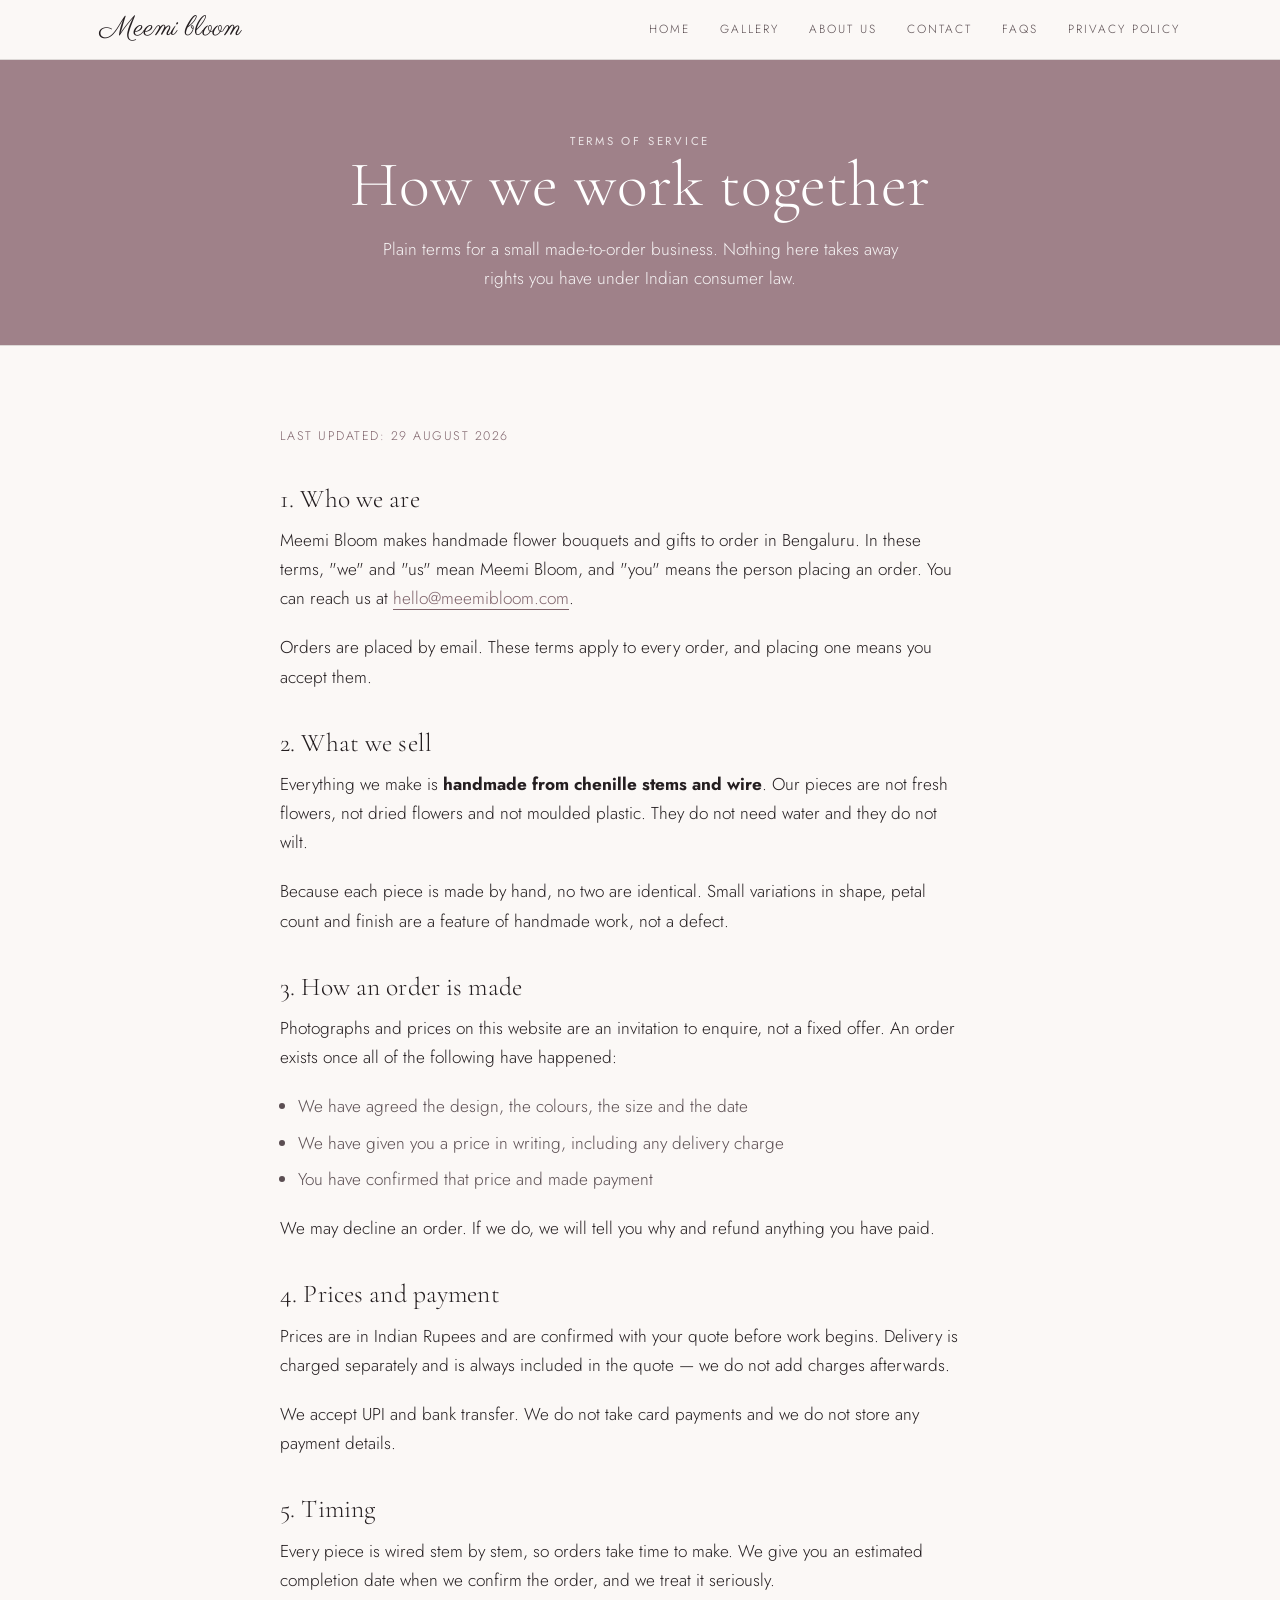
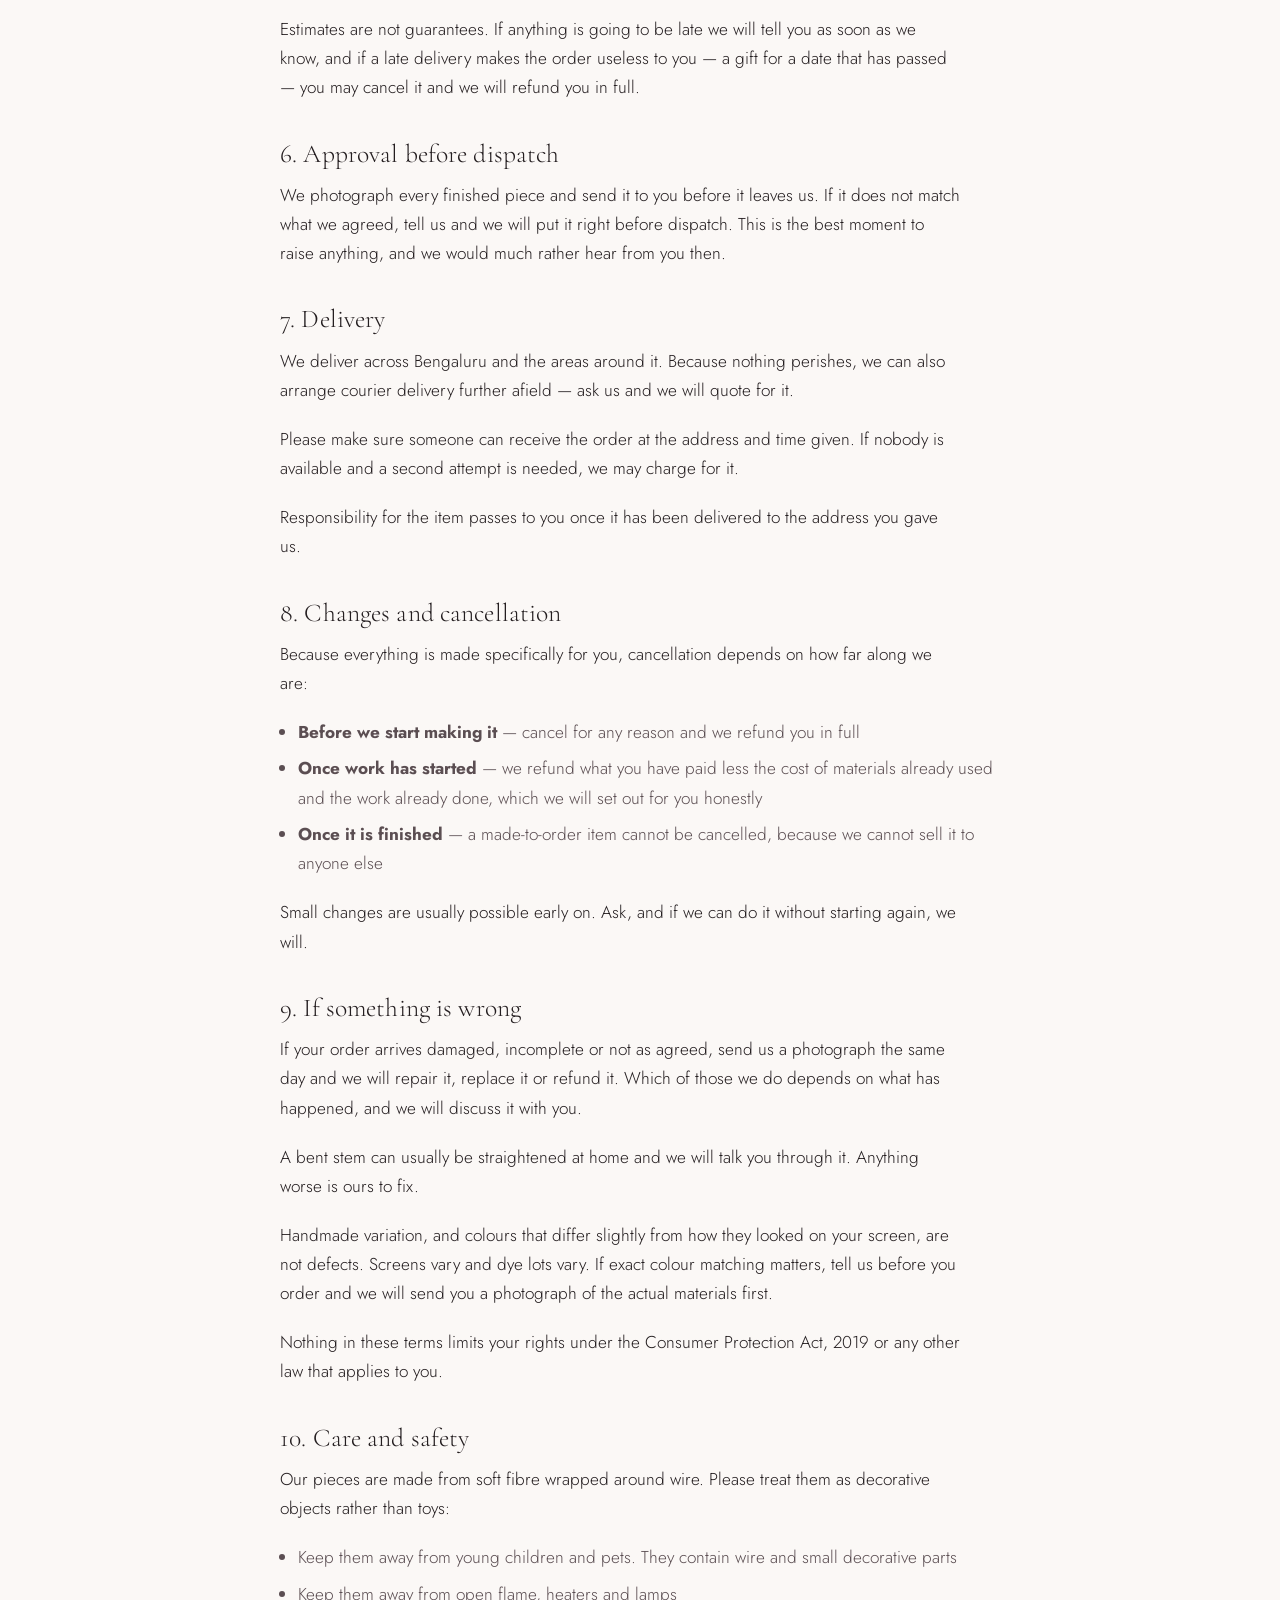
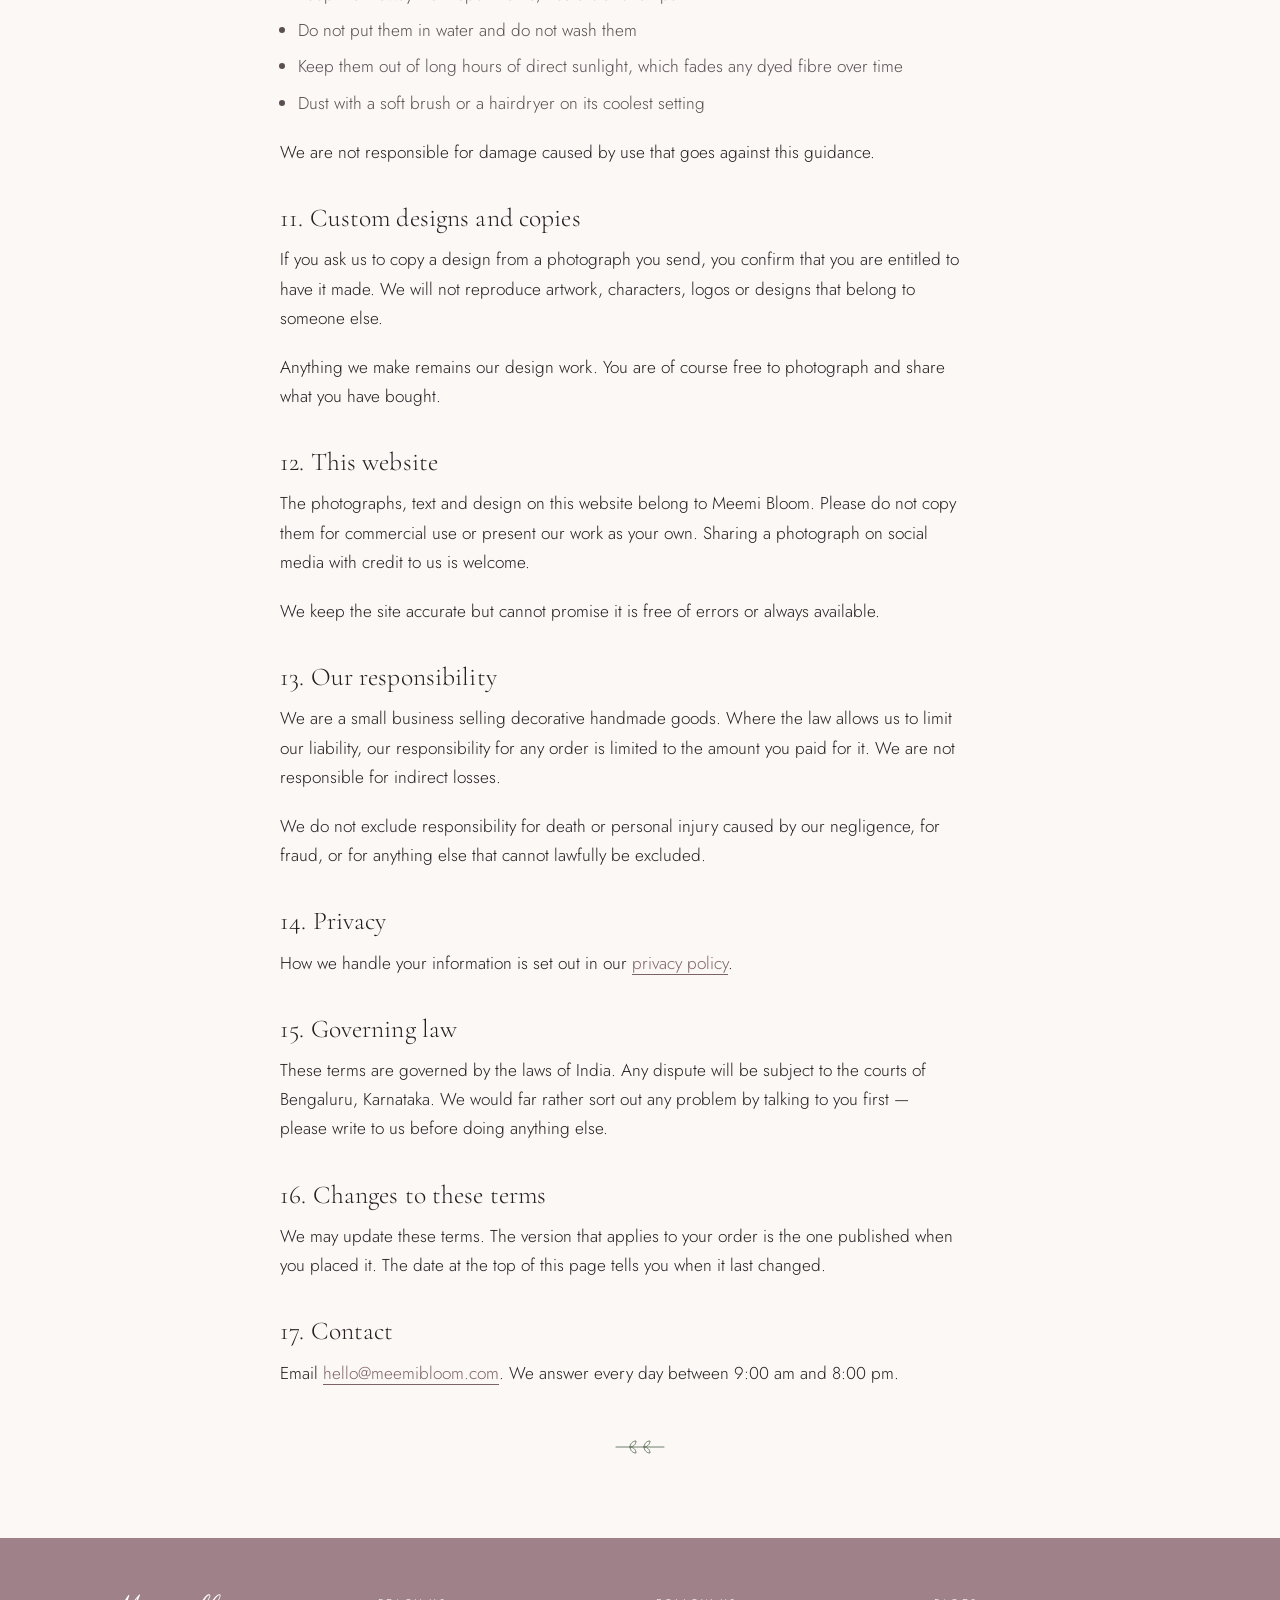
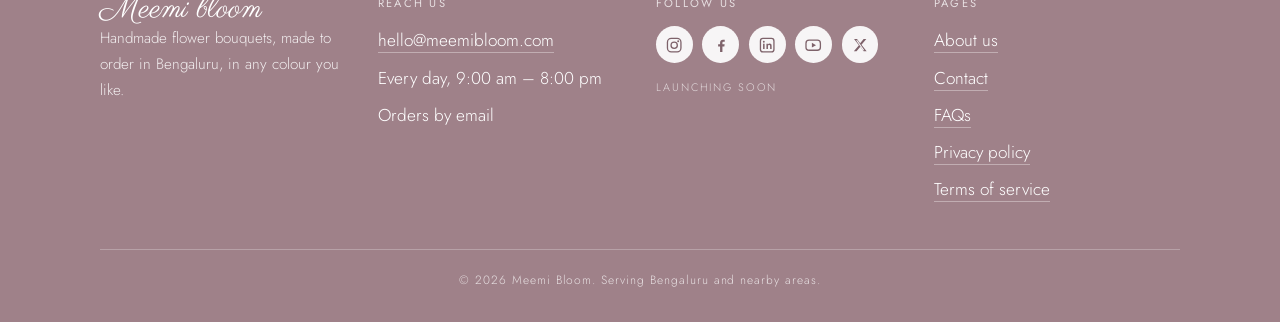
<file: terms.html>
<!DOCTYPE html>
<html lang="en">
<head>
<meta charset="utf-8">
<meta name="viewport" content="width=device-width, initial-scale=1">
<title>Terms of Service — Meemi Bloom</title>
<meta name="description" content="The terms on which Meemi Bloom accepts and fulfils orders for handmade flower bouquets.">
<link rel="canonical" href="https://www.meemibloom.com/terms.html">
<meta name="robots" content="index, follow">
<meta property="og:type" content="website">
<meta property="og:site_name" content="Meemi Bloom">
<meta property="og:title" content="Terms of Service — Meemi Bloom">
<meta property="og:description" content="The terms on which Meemi Bloom accepts and fulfils orders for handmade flower bouquets.">
<meta property="og:url" content="https://www.meemibloom.com/terms.html">
<meta property="og:image" content="https://www.meemibloom.com/assets/og-image.jpg">
<meta name="twitter:card" content="summary_large_image">
<meta name="theme-color" content="#9F8189">
<link rel="icon" href="assets/favicon-32.png" sizes="32x32">
<link rel="icon" href="assets/favicon.png" sizes="512x512">
<link rel="apple-touch-icon" href="assets/apple-touch-icon.png">
<link rel="preconnect" href="https://fonts.googleapis.com">
<link rel="preconnect" href="https://fonts.gstatic.com" crossorigin>
<link href="https://fonts.googleapis.com/css2?family=Cormorant+Garamond:ital,wght@0,300;0,400;0,500;1,300&family=Jost:wght@300;400&family=Parisienne&display=swap" rel="stylesheet">
<link rel="stylesheet" href="style.css">
<script>document.documentElement.classList.add('js');</script>
<script src="photos.js"></script>
<script type="application/ld+json">{
  "@context": "https://schema.org",
  "@type": "Store",
  "@id": "https://www.meemibloom.com/#business",
  "name": "Meemi Bloom",
  "description": "Handmade flower bouquets wired by hand from chenille stems. Made to order in any colour, they never wilt and last for years. Based in Bengaluru.",
  "url": "https://www.meemibloom.com/",
  "email": "hello@meemibloom.com",
  "image": "https://www.meemibloom.com/assets/og-image.jpg",
  "logo": "https://www.meemibloom.com/assets/favicon.png",
  "priceRange": "$$",
  "address": {
    "@type": "PostalAddress",
    "addressLocality": "Bengaluru",
    "addressCountry": "IN"
  },
  "areaServed": {
    "@type": "City",
    "name": "Bengaluru"
  },
  "openingHoursSpecification": [
    {
      "@type": "OpeningHoursSpecification",
      "dayOfWeek": [
        "Monday",
        "Tuesday",
        "Wednesday",
        "Thursday",
        "Friday",
        "Saturday",
        "Sunday"
      ],
      "opens": "09:00",
      "closes": "20:00"
    }
  ],
  "makesOffer": [
    {
      "@type": "Offer",
      "itemOffered": {
        "@type": "Product",
        "name": "Handmade flower bouquets"
      }
    },
    {
      "@type": "Offer",
      "itemOffered": {
        "@type": "Product",
        "name": "Keepsake gifts for occasions"
      }
    },
    {
      "@type": "Offer",
      "itemOffered": {
        "@type": "Product",
        "name": "Custom colour bouquets"
      }
    }
  ]
}</script>
</head>
<body>
<header class="site-head">
  <div class="wrap">
    <a class="brand" href="index.html">Meemi bloom</a>
    <nav class="nav" aria-label="Main">
      <a href="index.html">Home</a>
      <a href="gallery.html">Gallery</a>
      <a href="about.html">About Us</a>
      <a href="contact.html">Contact</a>
      <a href="faqs.html">FAQs</a>
      <a href="privacy.html">Privacy Policy</a>
    </nav>
  </div>
</header>
<main>
<section class="page-head">
  <div class="wrap">
    <p class="eyebrow">Terms of service</p>
    <h1>How we work together</h1>
    <p>Plain terms for a small made-to-order business. Nothing here takes away rights you have under Indian consumer law.</p>
  </div>
</section>

<section>
  <div class="narrow legal reveal">
    <p class="updated">Last updated: 29 August 2026</p>

    <h2>1. Who we are</h2>
    <p>Meemi Bloom makes handmade flower bouquets and gifts to order in Bengaluru. In these terms, "we" and "us" mean Meemi Bloom, and "you" means the person placing an order. You can reach us at <a href="mailto:hello@meemibloom.com">hello@meemibloom.com</a>.</p>
    <p>Orders are placed by email. These terms apply to every order, and placing one means you accept them.</p>

    <h2>2. What we sell</h2>
    <p>Everything we make is <strong>handmade from chenille stems and wire</strong>. Our pieces are not fresh flowers, not dried flowers and not moulded plastic. They do not need water and they do not wilt.</p>
    <p>Because each piece is made by hand, no two are identical. Small variations in shape, petal count and finish are a feature of handmade work, not a defect.</p>

    <h2>3. How an order is made</h2>
    <p>Photographs and prices on this website are an invitation to enquire, not a fixed offer. An order exists once all of the following have happened:</p>
    <ul>
      <li>We have agreed the design, the colours, the size and the date</li>
      <li>We have given you a price in writing, including any delivery charge</li>
      <li>You have confirmed that price and made payment</li>
    </ul>
    <p>We may decline an order. If we do, we will tell you why and refund anything you have paid.</p>

    <h2>4. Prices and payment</h2>
    <p>Prices are in Indian Rupees and are confirmed with your quote before work begins. Delivery is charged separately and is always included in the quote — we do not add charges afterwards.</p>
    <p>We accept UPI and bank transfer. We do not take card payments and we do not store any payment details.</p>

    <h2>5. Timing</h2>
    <p>Every piece is wired stem by stem, so orders take time to make. We give you an estimated completion date when we confirm the order, and we treat it seriously.</p>
    <p>Estimates are not guarantees. If anything is going to be late we will tell you as soon as we know, and if a late delivery makes the order useless to you — a gift for a date that has passed — you may cancel it and we will refund you in full.</p>

    <h2>6. Approval before dispatch</h2>
    <p>We photograph every finished piece and send it to you before it leaves us. If it does not match what we agreed, tell us and we will put it right before dispatch. This is the best moment to raise anything, and we would much rather hear from you then.</p>

    <h2>7. Delivery</h2>
    <p>We deliver across Bengaluru and the areas around it. Because nothing perishes, we can also arrange courier delivery further afield — ask us and we will quote for it.</p>
    <p>Please make sure someone can receive the order at the address and time given. If nobody is available and a second attempt is needed, we may charge for it.</p>
    <p>Responsibility for the item passes to you once it has been delivered to the address you gave us.</p>

    <h2>8. Changes and cancellation</h2>
    <p>Because everything is made specifically for you, cancellation depends on how far along we are:</p>
    <ul>
      <li><strong>Before we start making it</strong> — cancel for any reason and we refund you in full</li>
      <li><strong>Once work has started</strong> — we refund what you have paid less the cost of materials already used and the work already done, which we will set out for you honestly</li>
      <li><strong>Once it is finished</strong> — a made-to-order item cannot be cancelled, because we cannot sell it to anyone else</li>
    </ul>
    <p>Small changes are usually possible early on. Ask, and if we can do it without starting again, we will.</p>

    <h2>9. If something is wrong</h2>
    <p>If your order arrives damaged, incomplete or not as agreed, send us a photograph the same day and we will repair it, replace it or refund it. Which of those we do depends on what has happened, and we will discuss it with you.</p>
    <p>A bent stem can usually be straightened at home and we will talk you through it. Anything worse is ours to fix.</p>
    <p>Handmade variation, and colours that differ slightly from how they looked on your screen, are not defects. Screens vary and dye lots vary. If exact colour matching matters, tell us before you order and we will send you a photograph of the actual materials first.</p>
    <p>Nothing in these terms limits your rights under the Consumer Protection Act, 2019 or any other law that applies to you.</p>

    <h2>10. Care and safety</h2>
    <p>Our pieces are made from soft fibre wrapped around wire. Please treat them as decorative objects rather than toys:</p>
    <ul>
      <li>Keep them away from young children and pets. They contain wire and small decorative parts</li>
      <li>Keep them away from open flame, heaters and lamps</li>
      <li>Do not put them in water and do not wash them</li>
      <li>Keep them out of long hours of direct sunlight, which fades any dyed fibre over time</li>
      <li>Dust with a soft brush or a hairdryer on its coolest setting</li>
    </ul>
    <p>We are not responsible for damage caused by use that goes against this guidance.</p>

    <h2>11. Custom designs and copies</h2>
    <p>If you ask us to copy a design from a photograph you send, you confirm that you are entitled to have it made. We will not reproduce artwork, characters, logos or designs that belong to someone else.</p>
    <p>Anything we make remains our design work. You are of course free to photograph and share what you have bought.</p>

    <h2>12. This website</h2>
    <p>The photographs, text and design on this website belong to Meemi Bloom. Please do not copy them for commercial use or present our work as your own. Sharing a photograph on social media with credit to us is welcome.</p>
    <p>We keep the site accurate but cannot promise it is free of errors or always available.</p>

    <h2>13. Our responsibility</h2>
    <p>We are a small business selling decorative handmade goods. Where the law allows us to limit our liability, our responsibility for any order is limited to the amount you paid for it. We are not responsible for indirect losses.</p>
    <p>We do not exclude responsibility for death or personal injury caused by our negligence, for fraud, or for anything else that cannot lawfully be excluded.</p>

    <h2>14. Privacy</h2>
    <p>How we handle your information is set out in our <a href="privacy.html">privacy policy</a>.</p>

    <h2>15. Governing law</h2>
    <p>These terms are governed by the laws of India. Any dispute will be subject to the courts of Bengaluru, Karnataka. We would far rather sort out any problem by talking to you first — please write to us before doing anything else.</p>

    <h2>16. Changes to these terms</h2>
    <p>We may update these terms. The version that applies to your order is the one published when you placed it. The date at the top of this page tells you when it last changed.</p>

    <h2>17. Contact</h2>
    <p>Email <a href="mailto:hello@meemibloom.com">hello@meemibloom.com</a>. We answer every day between 9:00 am and 8:00 pm.</p>

    <div class="center" style="margin-top:3rem"><svg class="sprig" width="56" height="22" viewBox="0 0 56 22" aria-hidden="true" fill="none" stroke="currentColor" stroke-width="1" stroke-linecap="round"><path d="M4 11h48"/><path d="M18 11c0-3.3 2.7-6 6-6 0 3.3-2.7 6-6 6z"/><path d="M18 11c0 3.3 2.7 6 6 6 0-3.3-2.7-6-6-6z"/><path d="M32 11c0-3.3 2.7-6 6-6 0 3.3-2.7 6-6 6z"/><path d="M32 11c0 3.3 2.7 6 6 6 0-3.3-2.7-6-6-6z"/></svg></div>
  </div>
</section>
</main>
<footer class="site-foot">
  <div class="wrap">
    <div>
      <a class="brand" href="index.html">Meemi bloom</a>
      <p>Handmade flower bouquets, made to order in Bengaluru, in any colour you like.</p>
    </div>
    <div>
      <h4>Reach us</h4>
      <ul>
        <li><a href="mailto:hello@meemibloom.com">hello@meemibloom.com</a></li>
        <li>Every day, 9:00 am – 8:00 pm</li>
        <li>Orders by email</li>
      </ul>
    </div>
    <div>
      <h4>Follow us</h4>
      <ul class="social" aria-label="Social media, launching soon">
        <li class="soc" title="Instagram">
          <svg viewBox="0 0 24 24" aria-hidden="true"><rect x="3.2" y="3.2" width="17.6" height="17.6" rx="5" fill="none" stroke="currentColor" stroke-width="1.7"/><circle cx="12" cy="12" r="4.1" fill="none" stroke="currentColor" stroke-width="1.7"/><circle cx="17.2" cy="6.9" r="1.25" fill="currentColor"/></svg>
          <span class="sr">Instagram</span>
        </li>
        <li class="soc" title="Facebook">
          <svg viewBox="0 0 24 24" aria-hidden="true"><path fill="currentColor" d="M13.6 21v-7.4h2.5l.4-2.9h-2.9V8.9c0-.85.24-1.42 1.45-1.42h1.55V4.88A20 20 0 0 0 14.3 4.8c-2.24 0-3.77 1.37-3.77 3.88v2.02H8v2.9h2.53V21h3.07z"/></svg>
          <span class="sr">Facebook</span>
        </li>
        <li class="soc" title="LinkedIn">
          <svg viewBox="0 0 24 24" aria-hidden="true"><rect x="3.2" y="3.2" width="17.6" height="17.6" rx="3.2" fill="none" stroke="currentColor" stroke-width="1.7"/><rect x="6.6" y="10" width="2" height="7" fill="currentColor"/><circle cx="7.6" cy="7.5" r="1.2" fill="currentColor"/><path fill="currentColor" d="M11 17v-7h1.9v1c.45-.66 1.2-1.15 2.25-1.15 1.75 0 2.65 1.1 2.65 3.05V17h-2v-3.6c0-1-.4-1.6-1.3-1.6s-1.5.62-1.5 1.7V17H11z"/></svg>
          <span class="sr">LinkedIn</span>
        </li>
        <li class="soc" title="YouTube">
          <svg viewBox="0 0 24 24" aria-hidden="true"><rect x="2.6" y="5.4" width="18.8" height="13.2" rx="4" fill="none" stroke="currentColor" stroke-width="1.7"/><path fill="currentColor" d="M10.3 8.9l5.4 3.1-5.4 3.1z"/></svg>
          <span class="sr">YouTube</span>
        </li>
        <li class="soc" title="X">
          <svg viewBox="0 0 24 24" aria-hidden="true"><path fill="currentColor" d="M4 4h3.9l4.02 5.44L16.5 4H20l-6.3 7.5L20.4 20h-3.9l-4.35-5.88L7.2 20H3.7l6.6-7.86L4 4zm2.6 1.5l9.1 13h1.7l-9.1-13H6.6z"/></svg>
          <span class="sr">X</span>
        </li>
      </ul>
      <p class="soon">Launching soon</p>
    </div>
    <div>
      <h4>Pages</h4>
      <ul>
        <li><a href="about.html">About us</a></li>
        <li><a href="contact.html">Contact</a></li>
        <li><a href="faqs.html">FAQs</a></li>
        <li><a href="privacy.html">Privacy policy</a></li>
        <li><a href="terms.html">Terms of service</a></li>
      </ul>
    </div>
  </div>
  <div class="wrap colophon">© <span id="yr">2026</span> Meemi Bloom. Serving Bengaluru and nearby areas.</div>
</footer>
<script>
document.getElementById('yr').textContent = new Date().getFullYear();
(function(){
  var els = Array.prototype.slice.call(document.querySelectorAll('.reveal'));
  function showAll(){ for (var i=0;i<els.length;i++) els[i].classList.add('in'); }
  try {
    var reduce = window.matchMedia && window.matchMedia('(prefers-reduced-motion: reduce)').matches;
    if (!('IntersectionObserver' in window) || reduce) { showAll(); return; }
    var io = new IntersectionObserver(function(entries){
      for (var i=0;i<entries.length;i++) {
        if (entries[i].isIntersecting) { entries[i].target.classList.add('in'); io.unobserve(entries[i].target); }
      }
    }, { rootMargin: '0px 0px -8% 0px' });
    for (var j=0;j<els.length;j++) io.observe(els[j]);
  } catch (e) { showAll(); }
})();
(function(){
  var track = document.getElementById('latest');
  var list = window.MEEMI_PHOTOS;
  if (track && list && list.length) {
    var html = '';
    for (var i = 0; i < Math.min(6, list.length); i++) {
      html += '<figure class="slide"><img src="' + list[i].src + '" width="900" height="1200" loading="lazy" alt="Handmade bouquet — ' + list[i].title + '"><figcaption>' + list[i].title + '</figcaption></figure>';
    }
    track.innerHTML = html;
  }
})();
(function(){
  Array.prototype.slice.call(document.querySelectorAll('.c-btn')).forEach(function(btn){
    btn.addEventListener('click', function(){
      var track = document.getElementById(btn.getAttribute('data-carousel'));
      if (!track) return;
      var dir = parseInt(btn.getAttribute('data-dir'), 10);
      var slide = track.querySelector('.slide'); if (!slide) return;
      var gap = parseFloat(getComputedStyle(track).columnGap || getComputedStyle(track).gap) || 0;
      var step = slide.getBoundingClientRect().width + gap;
      var max = track.scrollWidth - track.clientWidth;
      if (dir > 0 && track.scrollLeft >= max - 4) { track.scrollLeft = 0; return; }
      if (dir < 0 && track.scrollLeft <= 4) { track.scrollLeft = max; return; }
      track.scrollLeft = track.scrollLeft + dir * step;
    });
  });
})();
</script>
</body>
</html>
</file>
<file: style.css>
/* Meemi Bloom — site styles */

:root{
  --mauve:#9F8189;
  --mauve-deep:#7E626A;
  --mauve-tint:#EFE6E6;
  --ink:#241E20;
  --ink-soft:#5B4E52;
  --paper:#FBF8F6;
  --sage:#6F7F6B;
  --line:rgba(36,30,32,.14);
  --display:"Cormorant Garamond",Georgia,serif;
  --body:"Jost",-apple-system,"Segoe UI",sans-serif;
  --script:"Parisienne",cursive;
  --measure:68ch;
  --pad:clamp(1.25rem,5vw,4rem);
}

*,*::before,*::after{box-sizing:border-box}
html{scroll-behavior:smooth;-webkit-text-size-adjust:100%}
body{
  margin:0;background:var(--paper);color:var(--ink);
  font-family:var(--body);font-weight:300;font-size:clamp(1rem,.96rem + .2vw,1.075rem);
  line-height:1.7;
}
img{max-width:100%;display:block}
a{color:var(--mauve-deep);text-underline-offset:.28em;text-decoration-thickness:.05em}
a:hover{color:var(--ink)}
:focus-visible{outline:2px solid var(--sage);outline-offset:3px;border-radius:2px}

.wrap{width:min(100% - (2 * var(--pad)),1080px);margin-inline:auto}
.narrow{width:min(100% - (2 * var(--pad)),720px);margin-inline:auto}

/* ---------- type ---------- */
h1,h2,h3{font-family:var(--display);font-weight:300;letter-spacing:.005em;margin:0 0 .5em}
h1{font-size:clamp(2.4rem,1.6rem + 3.4vw,4rem);line-height:1.06}
h2{font-size:clamp(1.75rem,1.3rem + 1.9vw,2.6rem);line-height:1.15}
h3{font-size:clamp(1.2rem,1.05rem + .6vw,1.45rem);line-height:1.25;margin-bottom:.35em}
p{margin:0 0 1.15em;max-width:var(--measure)}
.eyebrow{
  font-family:var(--body);font-size:.72rem;font-weight:400;
  letter-spacing:.24em;text-transform:uppercase;color:var(--mauve-deep);
  margin:0 0 1.1rem;
}
.lede{font-size:clamp(1.08rem,1rem + .5vw,1.3rem);color:var(--ink-soft)}

/* ---------- header ---------- */
.site-head{
  position:sticky;top:0;z-index:20;background:rgba(251,248,246,.92);
  backdrop-filter:blur(8px);border-bottom:1px solid var(--line);
}
.site-head .wrap{display:flex;align-items:center;justify-content:space-between;gap:1rem;padding:.85rem 0}
.brand{font-family:var(--script);font-size:1.75rem;color:var(--ink);text-decoration:none;line-height:1}
.brand:hover{color:var(--mauve-deep)}
.nav{display:flex;gap:clamp(.9rem,2.4vw,2rem);align-items:center;flex-wrap:wrap;justify-content:flex-end}
.nav a{
  font-size:.74rem;letter-spacing:.16em;text-transform:uppercase;
  color:var(--ink-soft);text-decoration:none;padding:.35rem 0;position:relative;
}
.nav a::after{
  content:"";position:absolute;left:0;right:0;bottom:0;height:1px;
  background:var(--mauve-deep);transform:scaleX(0);transform-origin:left;
  transition:transform .25s ease;
}
.nav a:hover::after,.nav a[aria-current="page"]::after{transform:scaleX(1)}
.nav a[aria-current="page"]{color:var(--ink)}

/* ---------- hero ---------- */
.hero{background:var(--mauve);color:#fff;text-align:center;padding:clamp(3rem,9vw,6rem) 0 clamp(2.5rem,7vw,4.5rem)}
.hero img{width:min(80%,470px);margin:0 auto clamp(1.5rem,4vw,2.25rem)}
.hero p{color:rgba(255,255,255,.92);margin-inline:auto;max-width:46ch}
.hero .tag{
  font-size:.72rem;letter-spacing:.28em;text-transform:uppercase;
  color:rgba(255,255,255,.8);margin-bottom:1.75rem;
}

/* ---------- page head (inner pages) ---------- */
.page-head{background:var(--mauve);color:#fff;padding:clamp(2.5rem,7vw,4.5rem) 0 clamp(2rem,5vw,3.25rem);text-align:center}
.page-head h1{margin-bottom:.25em}
.page-head .eyebrow{color:rgba(255,255,255,.78)}
.page-head p{color:rgba(255,255,255,.9);margin:0 auto;max-width:52ch}

/* ---------- sections ---------- */
section{padding:clamp(2.75rem,7vw,5rem) 0}
section + section{border-top:1px solid var(--line)}
.center{text-align:center}
.center p{margin-inline:auto}

.cards{display:grid;gap:clamp(1.5rem,4vw,2.5rem);grid-template-columns:repeat(auto-fit,minmax(230px,1fr));margin-top:2.5rem}
.card p{margin-bottom:0;color:var(--ink-soft);font-size:.97rem}
.card .sprig{margin-bottom:1rem}

.steps{list-style:none;counter-reset:s;padding:0;margin:2.5rem 0 0;display:grid;gap:1.75rem;grid-template-columns:repeat(auto-fit,minmax(240px,1fr))}
.steps li{counter-increment:s;padding-top:1.1rem;border-top:1px solid var(--line)}
.steps li::before{
  content:counter(s,decimal-leading-zero);display:block;
  font-family:var(--display);font-size:1.5rem;color:var(--mauve);margin-bottom:.35rem;
}
.steps h3{font-family:var(--body);font-size:.78rem;font-weight:400;letter-spacing:.16em;text-transform:uppercase;margin-bottom:.55rem}
.steps p{margin:0;color:var(--ink-soft);font-size:.95rem}

/* ---------- buttons ---------- */
.actions{display:flex;gap:.75rem;flex-wrap:wrap;justify-content:center;margin-top:.5rem}
.btn{
  display:inline-block;font-size:.76rem;letter-spacing:.16em;text-transform:uppercase;
  padding:.85rem 1.6rem;text-decoration:none;border:1px solid currentColor;
  transition:background .2s ease,color .2s ease;
}
.btn-solid{background:var(--ink);color:var(--paper);border-color:var(--ink)}
.btn-solid:hover{background:var(--mauve-deep);border-color:var(--mauve-deep);color:#fff}
.hero .btn-solid{background:#fff;color:var(--ink);border-color:#fff}
.hero .btn-solid:hover{background:transparent;color:#fff}
.hero .btn-ghost{color:#fff}
.hero .btn-ghost:hover{background:#fff;color:var(--ink)}
.btn-ghost{color:var(--ink)}
.btn-ghost:hover{background:var(--ink);color:var(--paper)}

/* ---------- contact list ---------- */
.contact-list{list-style:none;padding:0;margin:2rem 0 0;display:grid;gap:1.5rem;grid-template-columns:repeat(auto-fit,minmax(220px,1fr))}
.contact-list dt,.contact-list .label{
  font-size:.7rem;letter-spacing:.2em;text-transform:uppercase;color:var(--mauve-deep);margin-bottom:.35rem;
}
.contact-list .value{font-family:var(--display);font-size:1.3rem;line-height:1.3}
.contact-list a{text-decoration:none;border-bottom:1px solid var(--line)}
.contact-list a:hover{border-color:var(--mauve-deep)}

/* ---------- faqs ---------- */
.faq{border-top:1px solid var(--line);padding:0}
.faq:last-of-type{border-bottom:1px solid var(--line)}
.faq summary{
  cursor:pointer;list-style:none;padding:1.15rem 2.5rem 1.15rem 0;position:relative;
  font-family:var(--display);font-size:clamp(1.1rem,1rem + .4vw,1.3rem);
}
.faq summary::-webkit-details-marker{display:none}
.faq summary::after{
  content:"";position:absolute;right:.35rem;top:50%;width:.6rem;height:.6rem;
  border-right:1px solid var(--mauve-deep);border-bottom:1px solid var(--mauve-deep);
  transform:translateY(-70%) rotate(45deg);transition:transform .25s ease;
}
.faq[open] summary::after{transform:translateY(-30%) rotate(225deg)}
.faq p{color:var(--ink-soft);padding-bottom:1.1rem;margin:0;font-size:.98rem}
.faq p + p{padding-top:0;margin-top:-.4rem}

/* ---------- legal ---------- */
.legal h2{font-size:clamp(1.3rem,1.15rem + .6vw,1.6rem);margin-top:2.25rem}
.legal ul{color:var(--ink-soft);padding-left:1.1rem}
.legal li{margin-bottom:.45rem}
.updated{font-size:.78rem;letter-spacing:.12em;text-transform:uppercase;color:var(--mauve-deep)}

/* ---------- sprig divider ---------- */
.sprig{display:block;margin:0 auto;color:var(--sage)}
.rule{display:flex;align-items:center;gap:1rem;justify-content:center;margin:0 auto 2rem;max-width:340px}
.rule::before,.rule::after{content:"";flex:1;height:1px;background:var(--line)}

/* ---------- footer ---------- */
.site-foot{background:var(--mauve);color:#fff;padding:clamp(2.5rem,6vw,3.5rem) 0 2rem;margin-top:0}
.site-foot .wrap{display:grid;gap:2rem;grid-template-columns:repeat(auto-fit,minmax(210px,1fr))}
.site-foot .brand{color:#fff;font-size:2rem}
.site-foot h4{font-size:.7rem;letter-spacing:.2em;text-transform:uppercase;font-weight:400;margin:0 0 .85rem;color:rgba(255,255,255,.75)}
.site-foot a{color:#fff;text-decoration:none;border-bottom:1px solid rgba(255,255,255,.35)}
.site-foot a:hover{border-color:#fff}
.site-foot ul{list-style:none;padding:0;margin:0}
.site-foot li{margin-bottom:.5rem}
.site-foot p{color:rgba(255,255,255,.85);font-size:.95rem}
.colophon{
  border-top:1px solid rgba(255,255,255,.25);margin-top:2.25rem;padding-top:1.25rem;
  font-size:.75rem;letter-spacing:.08em;color:rgba(255,255,255,.75);text-align:center;
}

/* ---------- motion ---------- */
.js .reveal{opacity:0;transform:translateY(14px);transition:opacity .7s ease,transform .7s ease}
.js .reveal.in{opacity:1;transform:none}
@media (prefers-reduced-motion:reduce){
  html{scroll-behavior:auto}
  .js .reveal{opacity:1;transform:none;transition:none}
  *{animation-duration:.001ms !important;transition-duration:.001ms !important}
}

@media (max-width:640px){
  .site-head .wrap{flex-direction:column;align-items:center;gap:.5rem;padding:.75rem 0}
  .nav{justify-content:center}
  .site-foot .wrap{text-align:center}
  .site-foot .contact-list{justify-items:center}
}

.hero h1{font-size:clamp(1.45rem,1.1rem + 1.5vw,2.15rem);font-style:italic;font-weight:300;color:#fff;margin-bottom:.6em}
.hero .lede{color:rgba(255,255,255,.9)}
.card h3{color:var(--ink)}
.legal ul{margin-bottom:1.15em}

/* ---------- carousel ---------- */
.section-head{display:flex;align-items:flex-end;justify-content:space-between;gap:1.5rem;flex-wrap:wrap}
.section-head h2{margin-bottom:0}
.carousel-nav{display:flex;gap:.5rem}
.c-btn{
  width:2.75rem;height:2.75rem;border:1px solid var(--line);background:transparent;
  color:var(--ink);cursor:pointer;display:grid;place-items:center;padding:0;
  transition:background .2s ease,color .2s ease,border-color .2s ease;
}
.c-btn:hover{background:var(--ink);color:var(--paper);border-color:var(--ink)}
.c-btn svg{width:.85rem;height:.85rem}
.carousel{
  display:flex;gap:clamp(1.25rem,3.5vw,2.5rem);margin-top:2rem;
  overflow-x:auto;scroll-snap-type:x mandatory;scroll-behavior:smooth;
  padding-bottom:.5rem;-webkit-overflow-scrolling:touch;scrollbar-width:none;
}
.carousel::-webkit-scrollbar{display:none}
.carousel .slide{
  flex:0 0 calc((100% - clamp(1.25rem,3.5vw,2.5rem)) / 2);
  margin:0;scroll-snap-align:start;
}
.carousel .slide img{width:100%;height:auto;aspect-ratio:3/4;object-fit:contain;background:var(--mauve-tint)}
.carousel figcaption{
  font-size:.8rem;letter-spacing:.06em;color:var(--ink-soft);margin-top:.7rem;
}
@media (max-width:620px){ .carousel .slide{flex-basis:100%} }

/* ---------- gallery page ---------- */
.gallery-grid{
  display:grid;gap:clamp(1.25rem,3vw,2rem);
  grid-template-columns:repeat(auto-fill,minmax(230px,1fr));margin-top:.5rem;
}
.gallery-grid figure{margin:0}
.gallery-grid button.tile{
  display:block;width:100%;padding:0;border:0;background:none;cursor:pointer;
  text-align:left;font:inherit;color:inherit;
}
.gallery-grid img{
  width:100%;height:auto;aspect-ratio:3/4;object-fit:contain;
  background:var(--mauve-tint);transition:opacity .25s ease;
}
.gallery-grid button.tile:hover img{opacity:.86}
.gallery-grid figcaption{font-size:.8rem;letter-spacing:.06em;color:var(--ink-soft);margin-top:.6rem}

.pager{display:flex;flex-wrap:wrap;gap:.4rem;justify-content:center;align-items:center;margin-top:3rem}
.pager button{
  min-width:2.5rem;height:2.5rem;padding:0 .7rem;border:1px solid var(--line);
  background:transparent;color:var(--ink);font:inherit;font-size:.85rem;cursor:pointer;
  transition:background .2s ease,color .2s ease,border-color .2s ease;
}
.pager button:hover:not(:disabled){background:var(--ink);color:var(--paper);border-color:var(--ink)}
.pager button[aria-current="true"]{background:var(--mauve);color:#fff;border-color:var(--mauve)}
.pager button:disabled{opacity:.35;cursor:default}
.pager .count{font-size:.78rem;letter-spacing:.1em;color:var(--ink-soft);margin-left:.6rem}

/* ---------- lightbox ---------- */
.lightbox{
  position:fixed;inset:0;z-index:60;background:rgba(26,22,23,.94);
  display:grid;grid-template-rows:auto 1fr auto;padding:clamp(.75rem,2vw,1.5rem);
}
.lightbox[hidden]{display:none}
.lb-bar{display:flex;justify-content:space-between;align-items:center;gap:1rem;color:rgba(255,255,255,.8)}
.lb-count{font-size:.75rem;letter-spacing:.16em;text-transform:uppercase;margin:0}
.lb-stage{display:flex;align-items:center;justify-content:center;gap:clamp(.5rem,2vw,1.5rem);min-height:0}
.lb-stage figure{margin:0;display:flex;flex-direction:column;align-items:center;min-height:0}
.lb-stage img{max-height:74vh;max-width:100%;width:auto;height:auto;object-fit:contain}
.lb-stage figcaption{
  color:#fff;font-family:var(--display);font-size:1.2rem;margin-top:1rem;text-align:center;
}
.lb-btn{
  width:2.9rem;height:2.9rem;flex:0 0 auto;border:1px solid rgba(255,255,255,.45);
  background:transparent;color:#fff;cursor:pointer;display:grid;place-items:center;padding:0;
  transition:background .2s ease,color .2s ease;
}
.lb-btn:hover{background:#fff;color:var(--ink)}
.lb-btn svg{width:.9rem;height:.9rem}
.lb-foot{display:flex;justify-content:center;padding-top:1rem}
.lightbox .btn{border-color:#fff;color:#fff}
.lightbox .btn:hover{background:#fff;color:var(--ink)}
@media (max-width:560px){
  .lb-stage img{max-height:60vh}
  .lb-stage figcaption{font-size:1rem}
}

/* ---------- phone refinements ---------- */
@media (max-width:640px){
  /* let the header scroll away instead of eating a third of a phone screen */
  .site-head{position:static}
  .nav{gap:.55rem .9rem}
  .nav a{font-size:.68rem;letter-spacing:.12em;padding:.45rem 0}
  .brand{font-size:1.55rem}
  .actions .btn{flex:1 1 auto;text-align:center}
}
@media (max-width:560px){
  /* arrows sit over the image so the photo keeps the full width */
  .lb-stage{position:relative}
  .lb-stage .lb-btn{
    position:absolute;top:38%;background:rgba(26,22,23,.55);
    border-color:rgba(255,255,255,.5);width:2.5rem;height:2.5rem;
  }
  #lb-prev{left:0}
  #lb-next{right:0}
}

/* ---------- footer fixes ---------- */
.site-foot .colophon{display:block}          /* stop it inheriting the 3-column grid */
.site-foot .brand{border-bottom:0}           /* the wordmark is not a text link */

/* ---------- social icons (display only, not links yet) ---------- */
.site-foot .social{display:flex;gap:.6rem;flex-wrap:wrap;padding:0;margin:0;list-style:none}
.site-foot .social .soc{
  width:2.3rem;height:2.3rem;border-radius:50%;
  background:rgba(255,255,255,.92);color:var(--mauve-deep);
  display:grid;place-items:center;margin:0;
}
.site-foot .social svg{width:1.15rem;height:1.15rem;display:block}
.site-foot .soon{
  font-size:.68rem;letter-spacing:.18em;text-transform:uppercase;
  color:rgba(255,255,255,.7);margin:.9rem 0 0;
}
.sr{position:absolute;width:1px;height:1px;overflow:hidden;clip:rect(0 0 0 0);white-space:nowrap}
@media (max-width:640px){ .site-foot .social{justify-content:center} }
</file>
